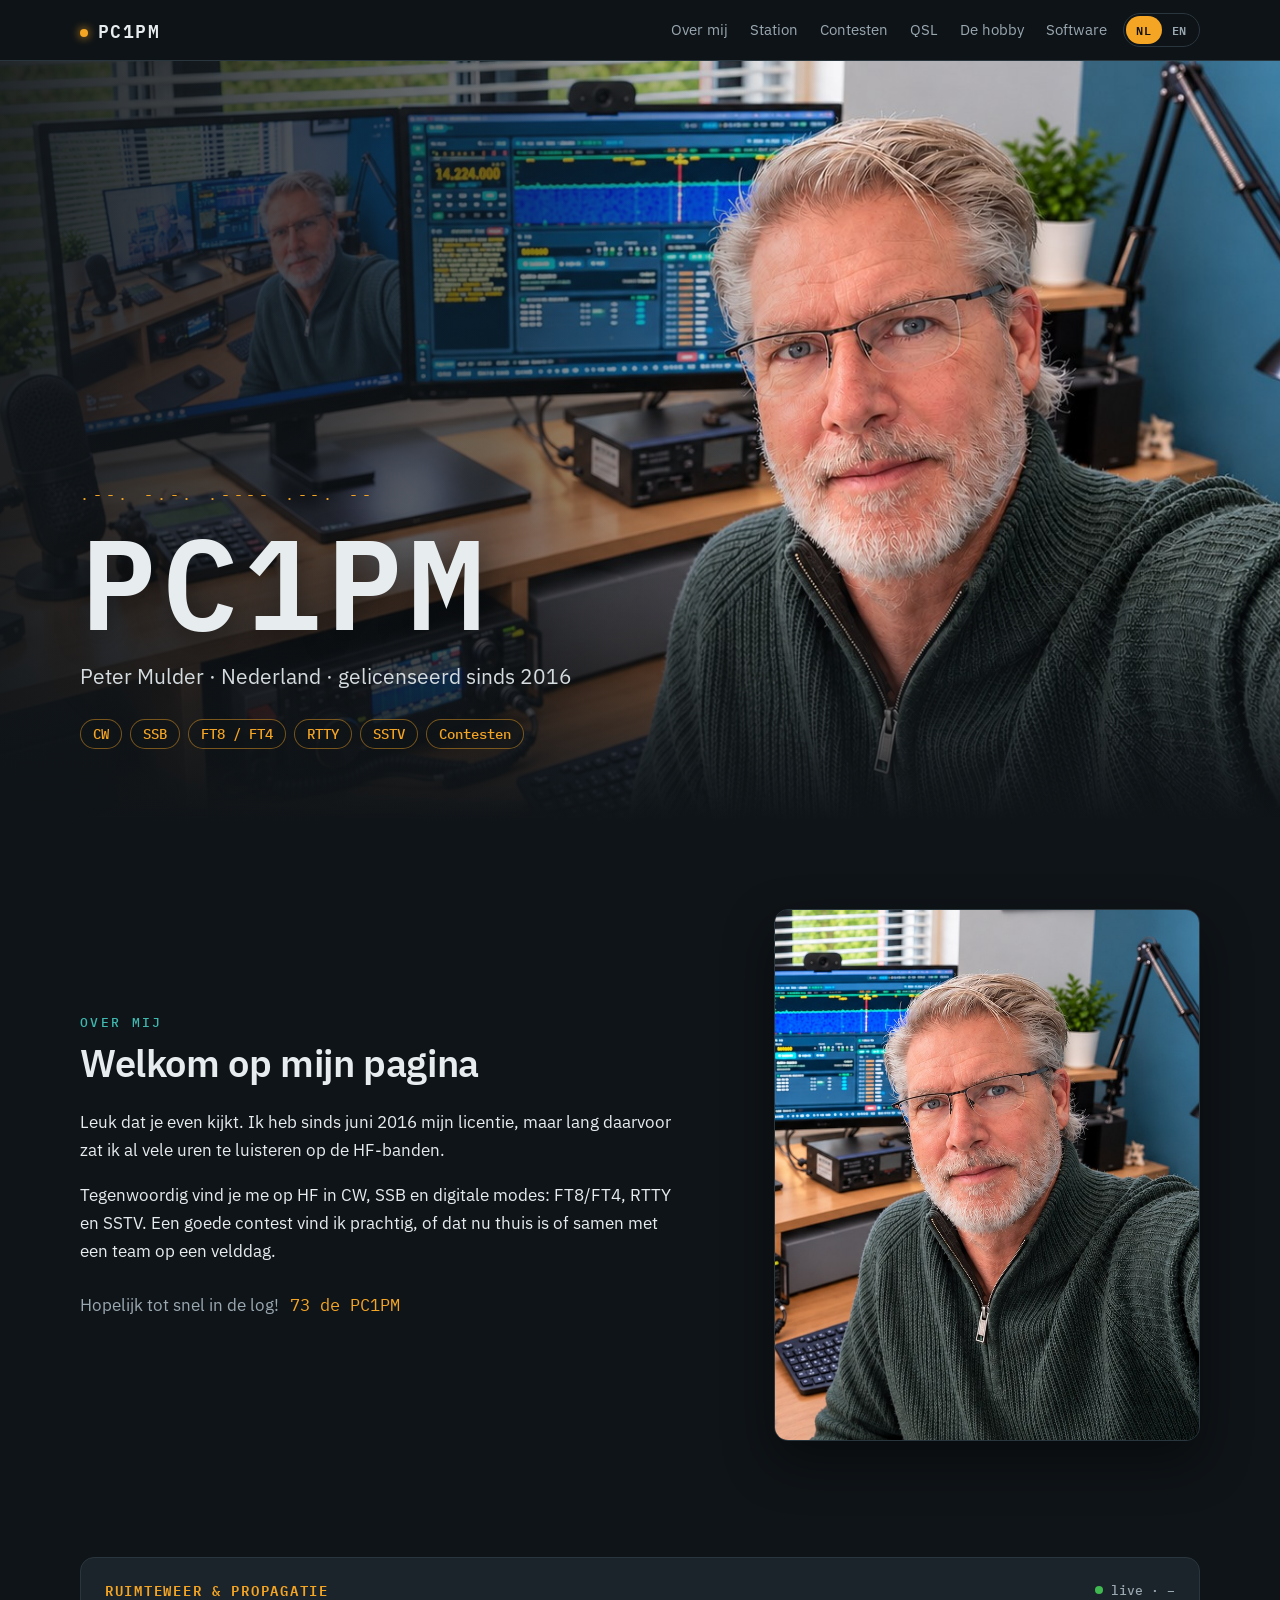
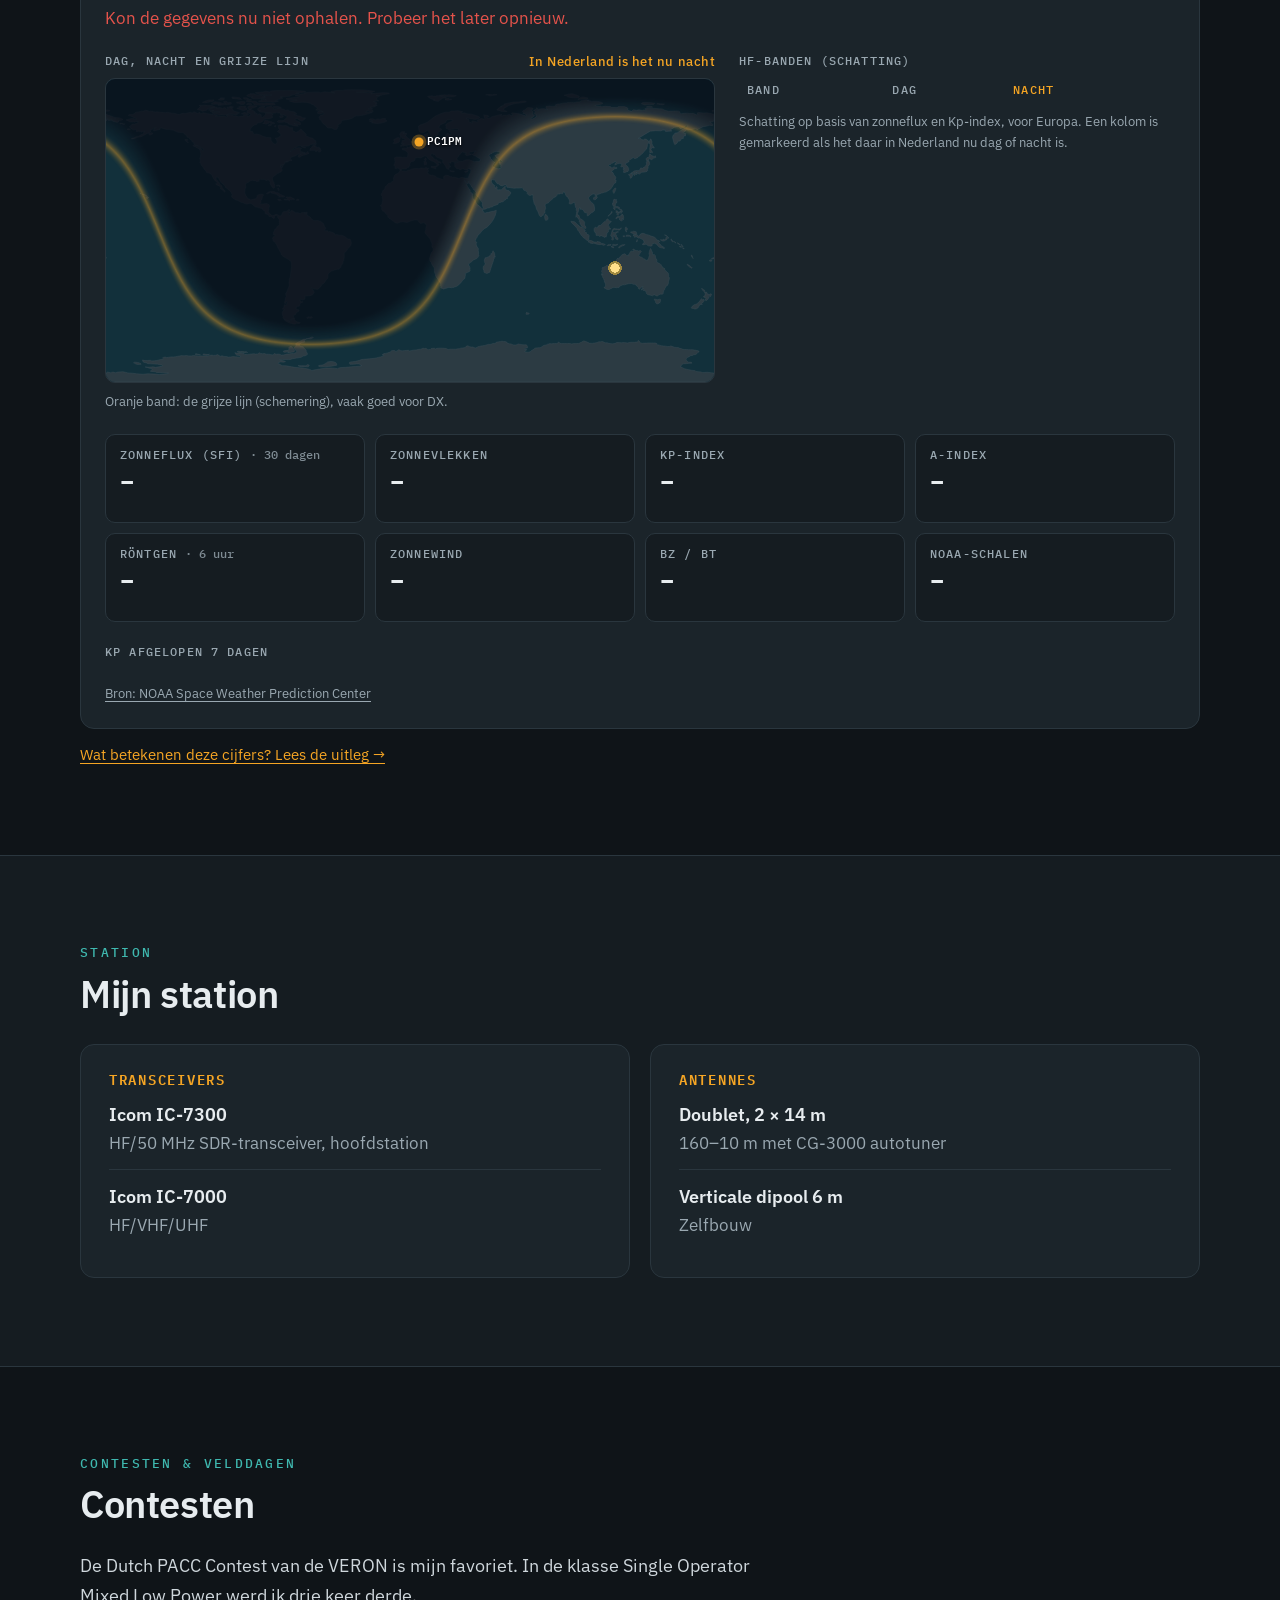
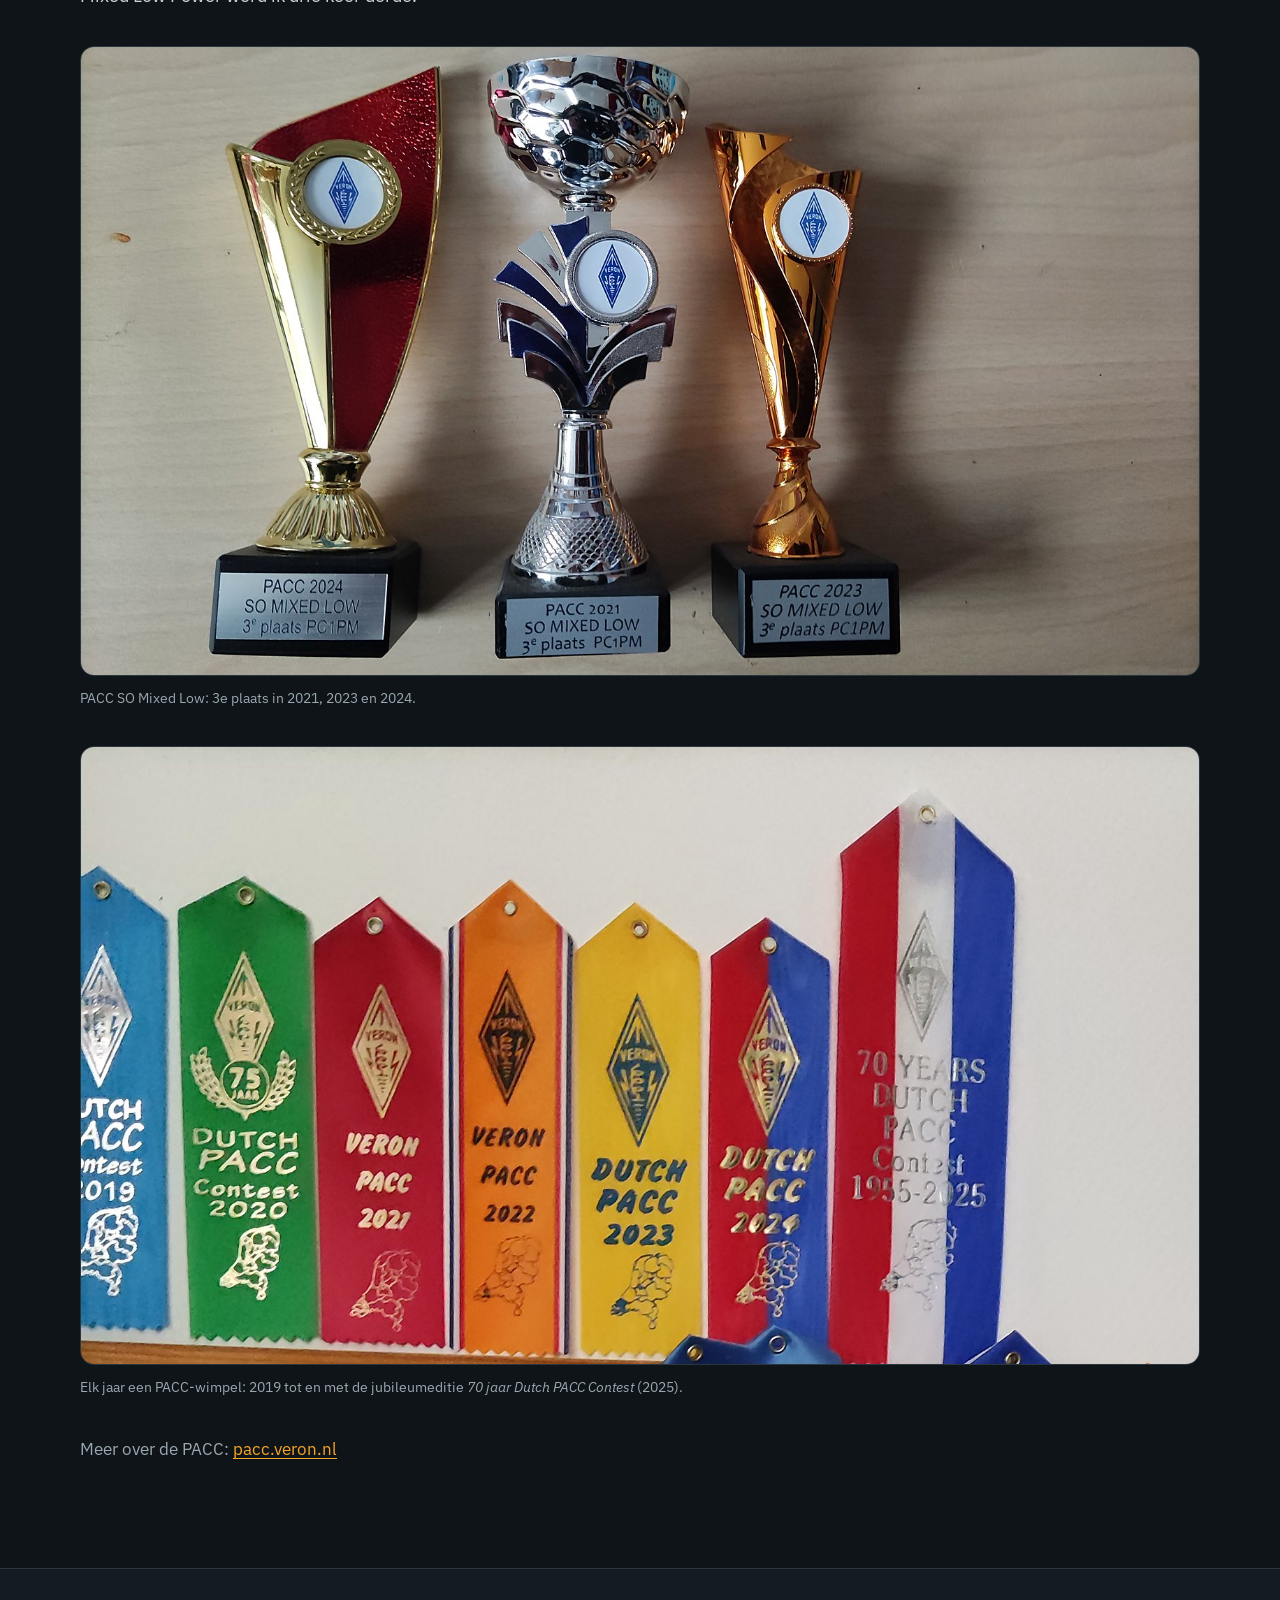
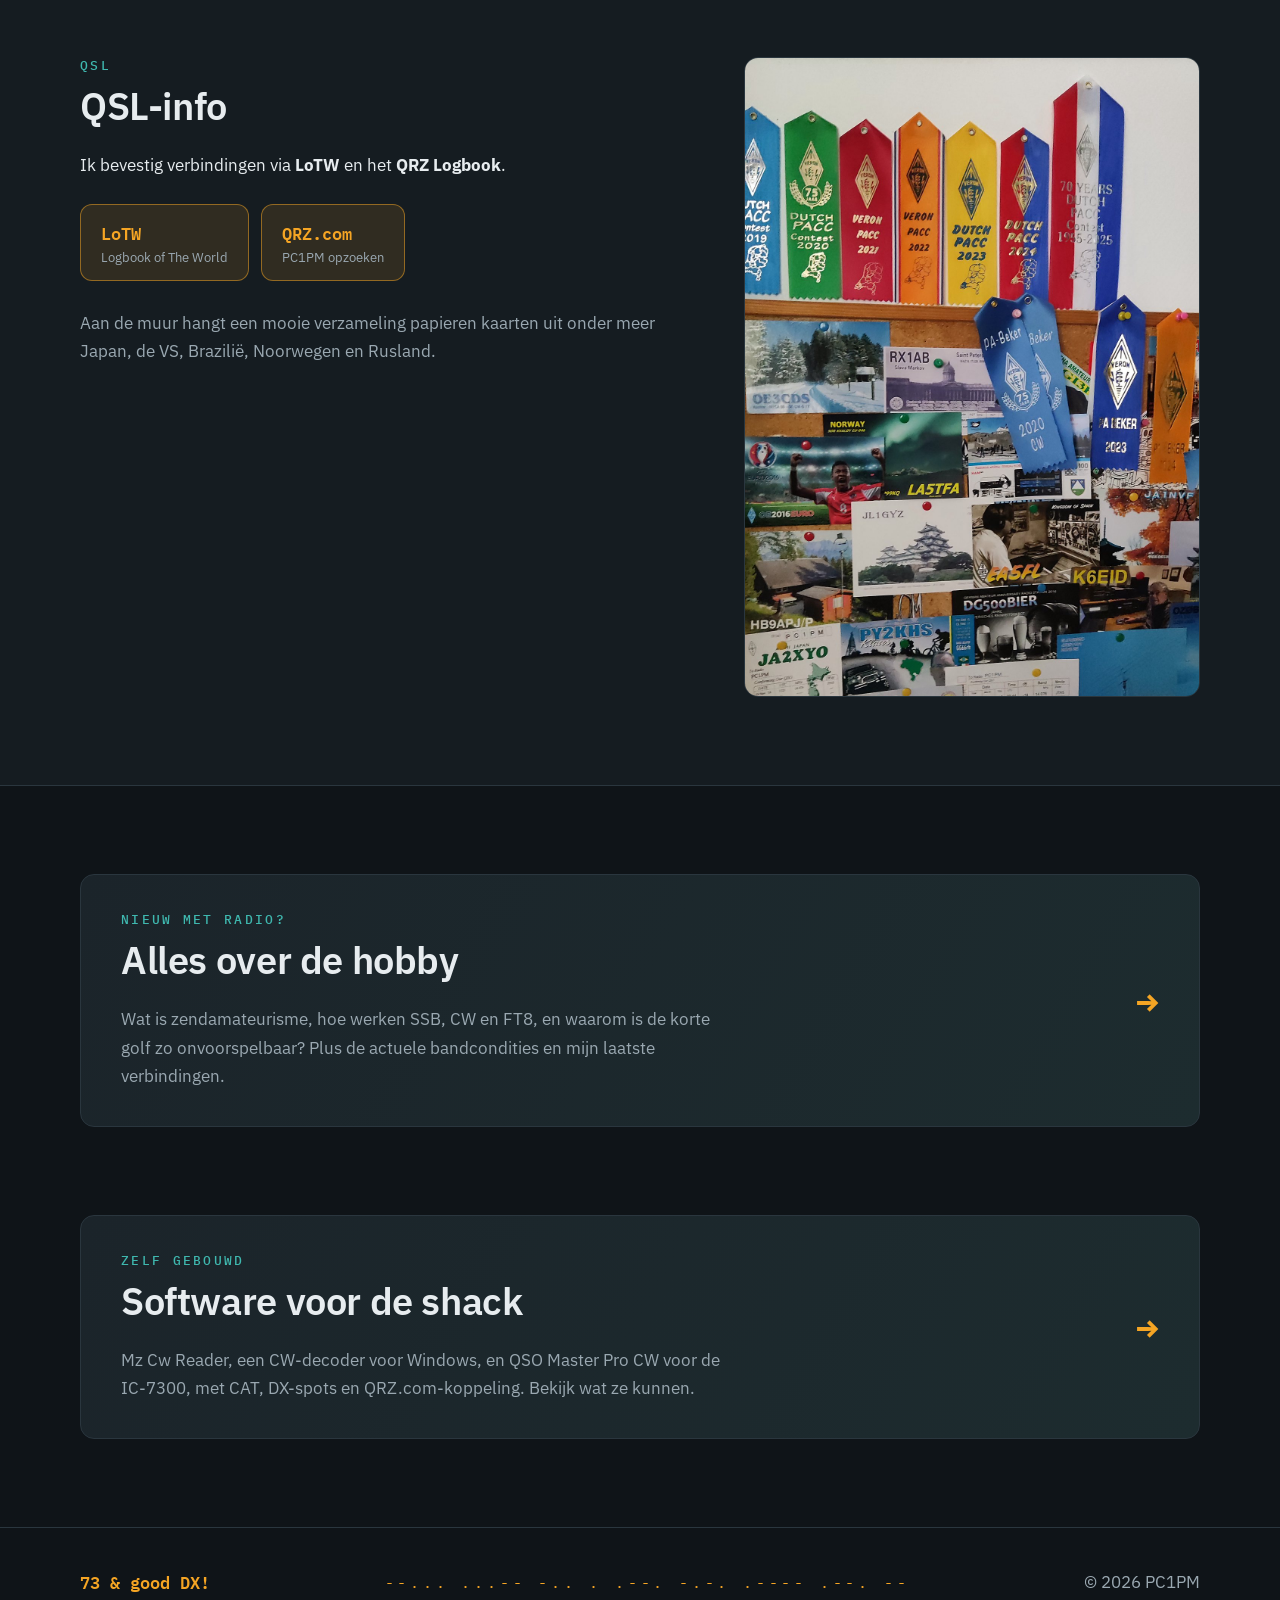
<file: index.html>
<!doctype html>
<html lang="nl">
<head>
  <meta charset="utf-8">
  <meta name="viewport" content="width=device-width, initial-scale=1">
  <title>PC1PM – Peter Mulder, zendamateur uit Nederland</title>
  <meta name="description" content="PC1PM – Peter, gelicenseerd zendamateur sinds 2016. Actief op HF in CW, SSB en digitale modes, met een voorliefde voor contesten.">
  <link rel="alternate" hreflang="nl" href="https://pc1pm.nl/">
  <link rel="alternate" hreflang="en" href="https://pc1pm.nl/en/">
  <link rel="alternate" hreflang="x-default" href="https://pc1pm.nl/">
  <meta property="og:title" content="PC1PM – zendamateur uit Nederland">
  <meta property="og:description" content="CW, SSB, FT8/FT4, RTTY, SSTV en contesten. QSL via LoTW en het QRZ Logbook.">
  <meta property="og:image" content="https://pc1pm.nl/img/web/og-pc1pm.jpg">
  <meta property="og:url" content="https://pc1pm.nl/">
  <meta property="og:type" content="website">
  <meta property="og:locale" content="nl_NL">
  <link rel="icon" href="favicon.svg" type="image/svg+xml">
  <link rel="preconnect" href="https://fonts.googleapis.com">
  <link rel="preconnect" href="https://fonts.gstatic.com" crossorigin>
  <link href="https://fonts.googleapis.com/css2?family=IBM+Plex+Mono:wght@500;600&family=IBM+Plex+Sans:wght@400;500;600&display=swap" rel="stylesheet">
  <link rel="stylesheet" href="css/style.css?v=20261119h">
</head>
<body>

<header class="topbar">
  <div class="wrap topbar__inner">
    <a class="brand" href="index.html">PC1PM</a>
    <nav class="nav" aria-label="Hoofdmenu">
      <a href="#over">Over mij</a>
      <a href="#station">Station</a>
      <a href="#contesten">Contesten</a>
      <a href="#qsl">QSL</a>
      <a href="hobby.html">De hobby</a>
      <a href="software.html">Software</a>
    </nav>
    <div class="lang-switch" aria-label="Taal">
      <a href="index.html" aria-current="true" lang="nl">NL</a>
      <a href="en/index.html" hreflang="en" lang="en">EN</a>
    </div>
  </div>
</header>

<main id="top">

  <!-- HERO -->
  <section class="hero">
    <img class="hero__img" src="img/web/peter-shack-hero.jpg" alt="Peter, PC1PM, achter zijn station met de Icom IC-7300 en twee schermen met SDR-software" width="1448" height="815">
    <div class="hero__shade"></div>
    <div class="wrap hero__content">
      <p class="morse" aria-hidden="true">.--. -.-. .---- .--. --</p>
      <h1 class="hero__call">PC1PM</h1>
      <p class="hero__sub">Peter Mulder · Nederland · gelicenseerd sinds 2016</p>
      <ul class="tags" aria-label="Modes">
        <li>CW</li><li>SSB</li><li>FT8 / FT4</li><li>RTTY</li><li>SSTV</li><li>Contesten</li>
      </ul>
    </div>
  </section>


  <!-- OVER MIJ -->
  <section id="over" class="section wrap split">
    <div>
      <p class="kicker">Over mij</p>
      <h2>Welkom op mijn pagina</h2>
      <p>Leuk dat je even kijkt. Ik heb sinds juni 2016 mijn licentie, maar lang daarvoor zat ik al vele uren te luisteren op de HF-banden.</p>
      <p>Tegenwoordig vind je me op HF in CW, SSB en digitale modes: FT8/FT4, RTTY en SSTV. Een goede contest vind ik prachtig, of dat nu thuis is of samen met een team op een velddag.</p>
      <p class="sign">Hopelijk tot snel in de log! <span class="mono">73 de PC1PM</span></p>
    </div>
    <figure class="portrait">
      <img src="img/web/peter-portret.jpg" alt="Portret van Peter, PC1PM, in zijn shack" width="808" height="1010" loading="lazy">
    </figure>
  </section>

  <!-- RUIMTEWEER -->
  <section id="ruimteweer" class="section section--flush-top wrap" aria-label="Ruimteweer en propagatie">
    <div class="sw" data-sw data-map="img/web/world-land.svg">
      <p class="muted">Live ruimteweer van NOAA wordt geladen… (JavaScript nodig)</p>
    </div>
    <p class="sw-more"><a href="hobby.html#cijfers">Wat betekenen deze cijfers? Lees de uitleg →</a></p>
  </section>

  <!-- STATION -->
  <section id="station" class="section section--alt">
    <div class="wrap">
      <p class="kicker">Station</p>
      <h2>Mijn station</h2>
      <div class="cards">
        <article class="card">
          <h3>Transceivers</h3>
          <ul class="list">
            <li><strong>Icom IC-7300</strong><span>HF/50 MHz SDR-transceiver, hoofdstation</span></li>
            <li><strong>Icom IC-7000</strong><span>HF/VHF/UHF</span></li>
          </ul>
        </article>
        <article class="card">
          <h3>Antennes</h3>
          <ul class="list">
            <li><strong>Doublet, 2 × 14 m</strong><span>160–10 m met CG-3000 autotuner</span></li>
            <li><strong>Verticale dipool 6 m</strong><span>Zelfbouw</span></li>
          </ul>
        </article>
      </div>
    </div>
  </section>

  <!-- CONTESTEN -->
  <section id="contesten" class="section wrap">
    <p class="kicker">Contesten &amp; velddagen</p>
    <h2>Contesten</h2>
    <p class="lead">De Dutch PACC Contest van de VERON is mijn favoriet. In de klasse Single Operator Mixed Low Power werd ik drie keer derde.</p>

    <figure class="wide">
      <img src="img/web/pacc-bekers.jpg" alt="Drie bekers: PACC 2024, 2021 en 2023, SO Mixed Low, 3e plaats PC1PM" width="1600" height="899" loading="lazy">
      <figcaption>PACC SO Mixed Low: 3e plaats in 2021, 2023 en 2024.</figcaption>
    </figure>

    <figure class="wide">
      <img src="img/web/pacc-wimpels.jpg" alt="Rij PACC-wimpels van 2019 tot en met 70 jaar Dutch PACC Contest 1955–2025" width="1600" height="883" loading="lazy">
      <figcaption>Elk jaar een PACC-wimpel: 2019 tot en met de jubileumeditie <em>70 jaar Dutch PACC Contest</em> (2025).</figcaption>
    </figure>
    <p class="more">Meer over de PACC: <a href="https://pacc.veron.nl" rel="noopener">pacc.veron.nl</a></p>
  </section>

  <!-- QSL -->
  <section id="qsl" class="section section--alt">
    <div class="wrap split split--qsl">
      <div>
        <p class="kicker">QSL</p>
        <h2>QSL-info</h2>
        <p>Ik bevestig verbindingen via <strong>LoTW</strong> en het <strong>QRZ Logbook</strong>.</p>
        <div class="qsl-buttons">
          <a class="btn" href="https://lotw.arrl.org" rel="noopener">LoTW <span>Logbook of The World</span></a>
          <a class="btn" href="https://www.qrz.com/db/PC1PM" rel="noopener">QRZ.com <span>PC1PM opzoeken</span></a>
        </div>
        <p class="muted">Aan de muur hangt een mooie verzameling papieren kaarten uit onder meer Japan, de VS, Brazilië, Noorwegen en Rusland.</p>
      </div>
      <figure class="qsl-wall">
        <img src="img/web/qsl-wand.jpg" alt="Prikbord met PACC-wimpels, PA-Beker-wimpels en QSL-kaarten uit de hele wereld" width="1200" height="2135" loading="lazy">
      </figure>
    </div>
  </section>

  <!-- TEASER HOBBY -->
  <section class="section wrap">
    <a class="teaser" href="hobby.html">
      <div>
        <p class="kicker">Nieuw met radio?</p>
        <h2>Alles over de hobby</h2>
        <p>Wat is zendamateurisme, hoe werken SSB, CW en FT8, en waarom is de korte golf zo onvoorspelbaar? Plus de actuele bandcondities en mijn laatste verbindingen.</p>
      </div>
      <span class="teaser__arrow" aria-hidden="true">→</span>
    </a>
  </section>

  <!-- TEASER SOFTWARE -->
  <section class="section section--flush-top wrap">
    <a class="teaser" href="software.html">
      <div>
        <p class="kicker">Zelf gebouwd</p>
        <h2>Software voor de shack</h2>
        <p>Mz Cw Reader, een CW-decoder voor Windows, en QSO Master Pro CW voor de IC-7300, met CAT, DX-spots en QRZ.com-koppeling. Bekijk wat ze kunnen.</p>
      </div>
      <span class="teaser__arrow" aria-hidden="true">→</span>
    </a>
  </section>

</main>

<footer class="footer">
  <div class="wrap footer__inner">
    <p class="mono">73 &amp; good DX!</p>
    <p class="morse" aria-hidden="true">--... ...-- -.. . .--. -.-. .---- .--. --</p>
    <p class="muted">© 2026 PC1PM</p>
  </div>
</footer>

<script src="js/spaceweather.js?v=20261119h" defer></script>
</body>
</html>
</file>
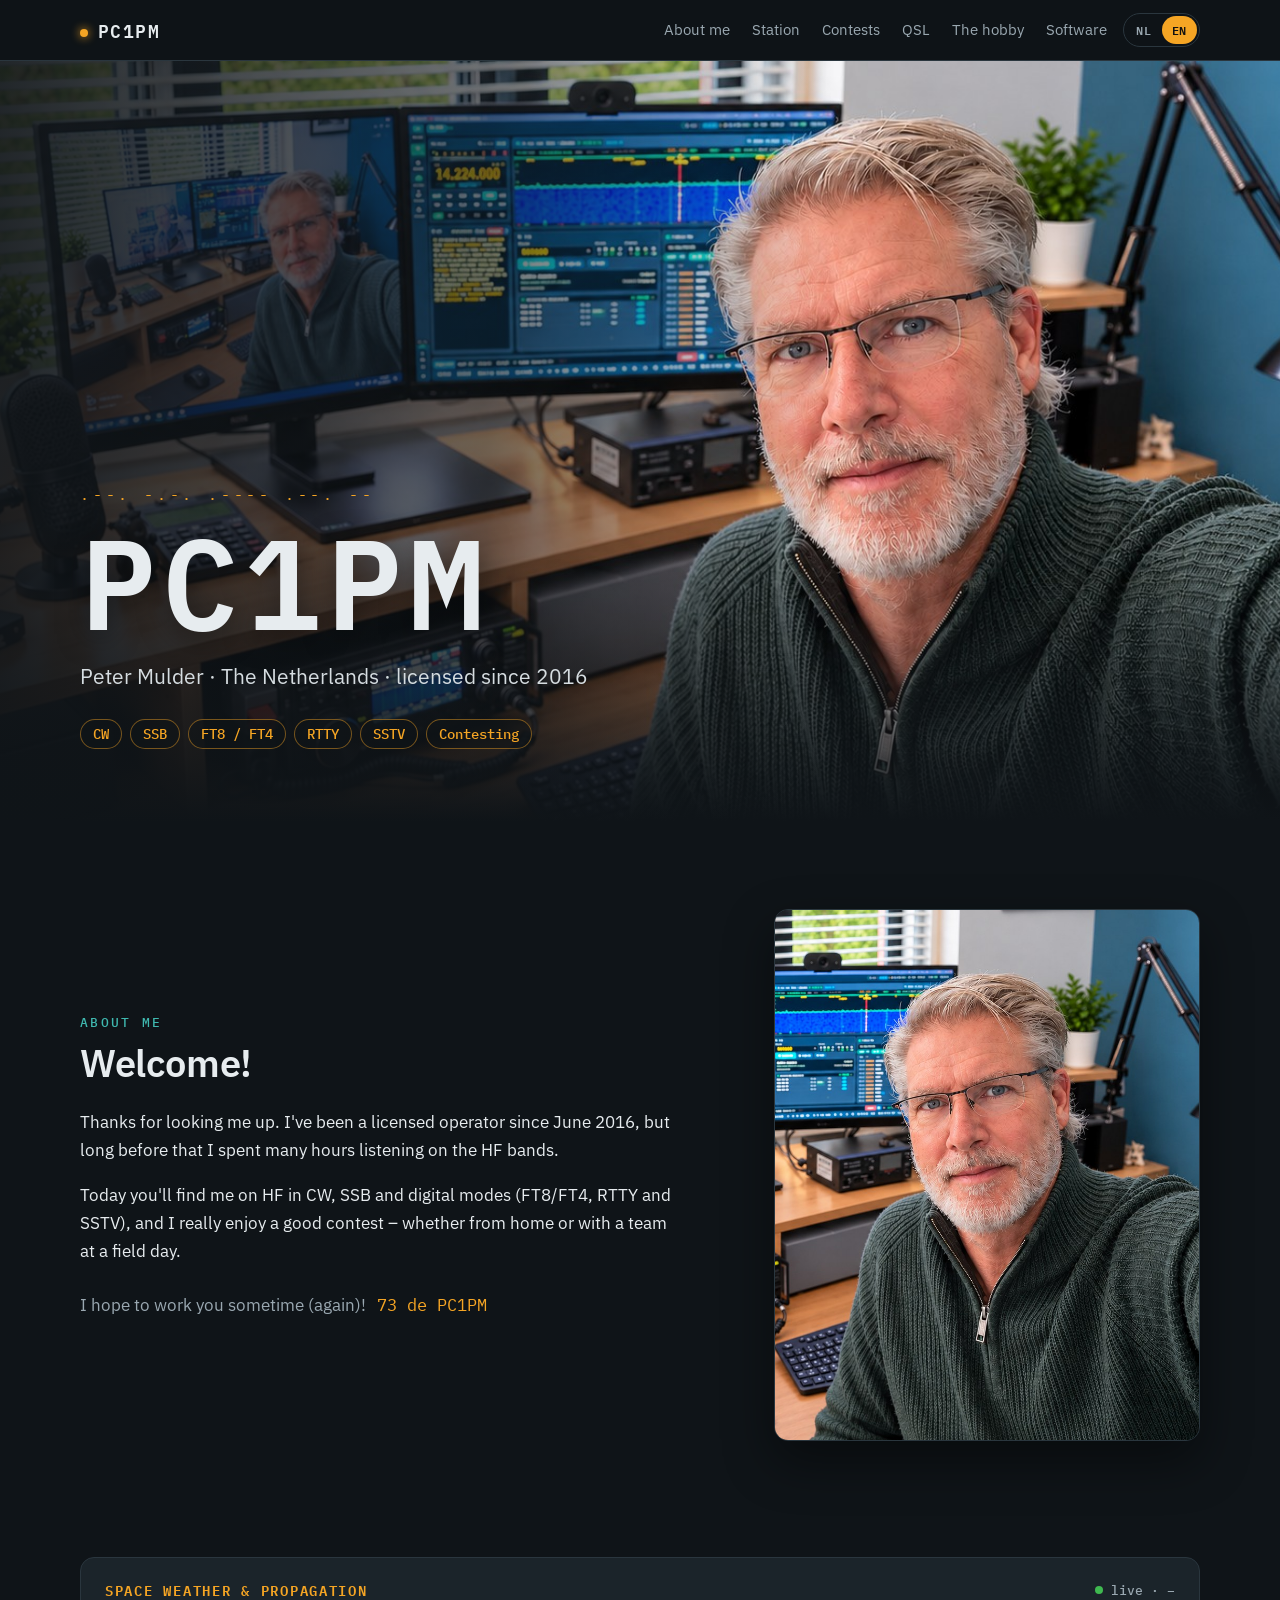
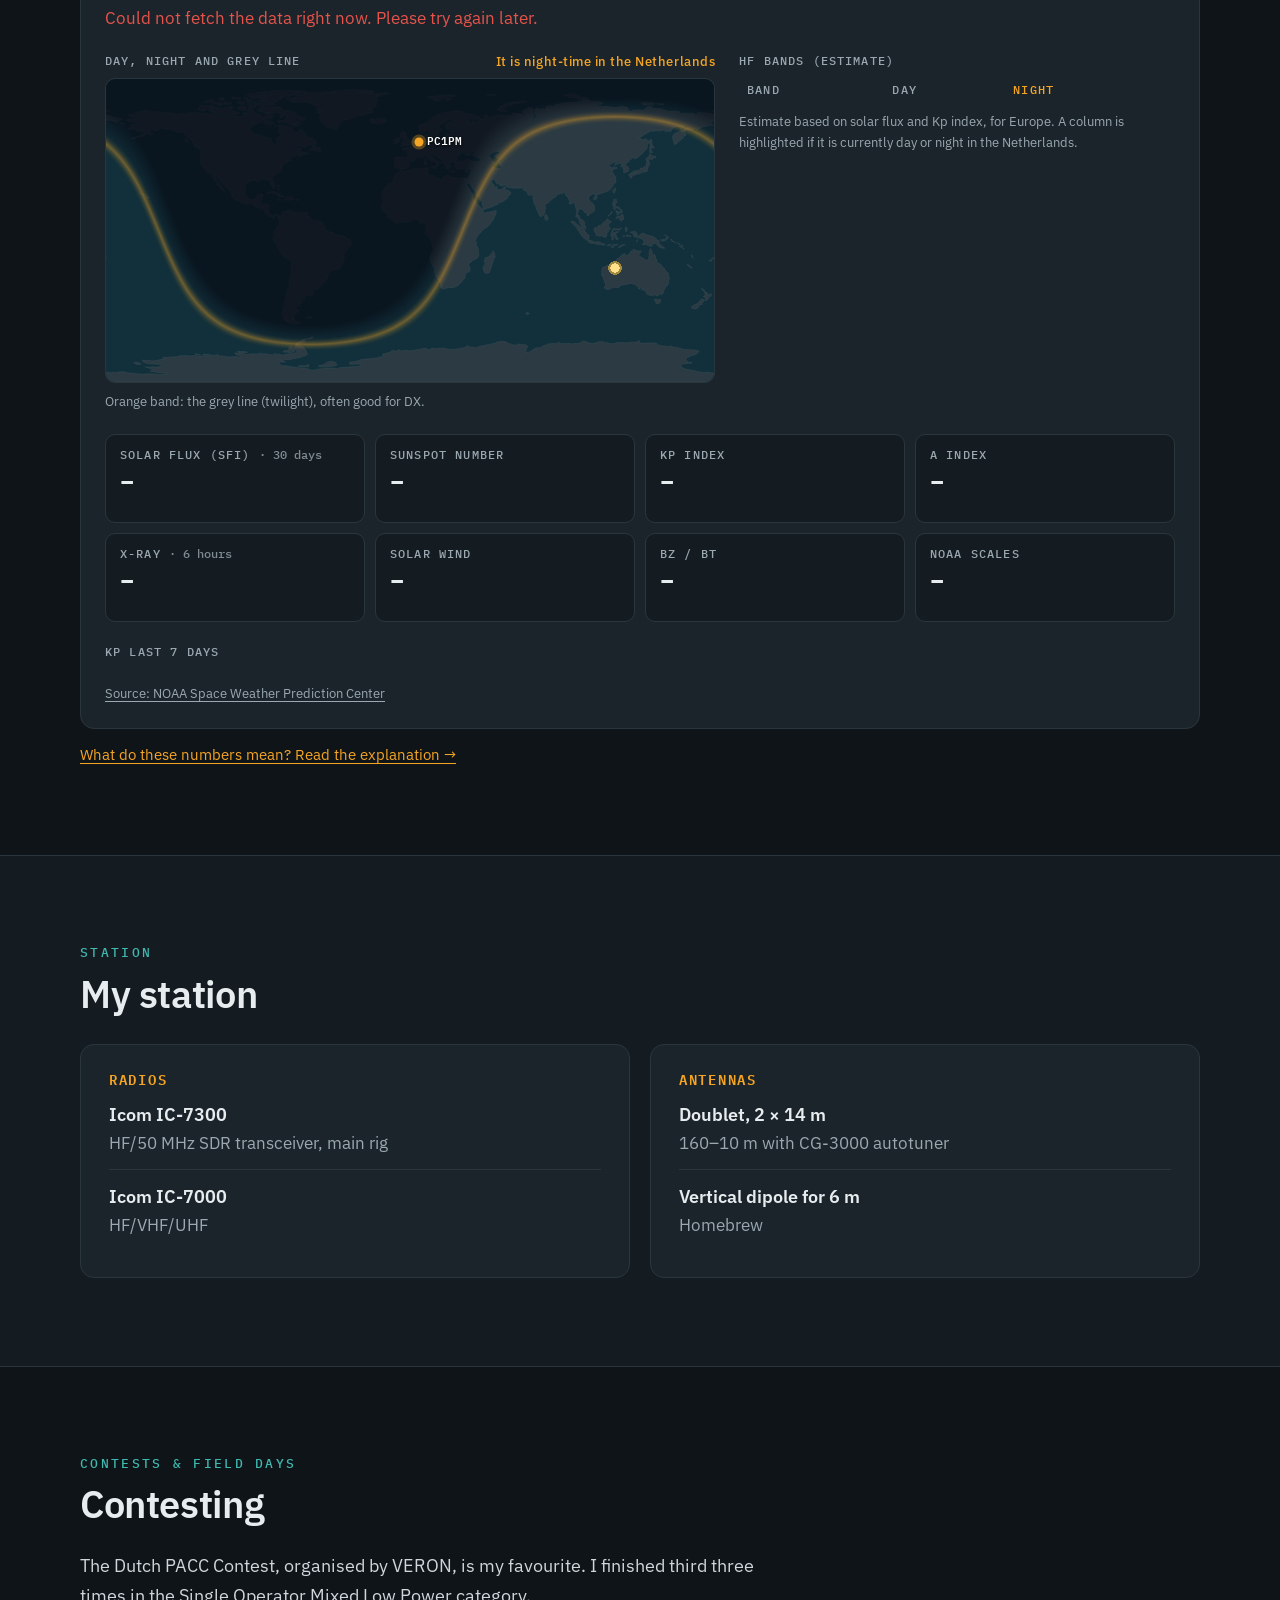
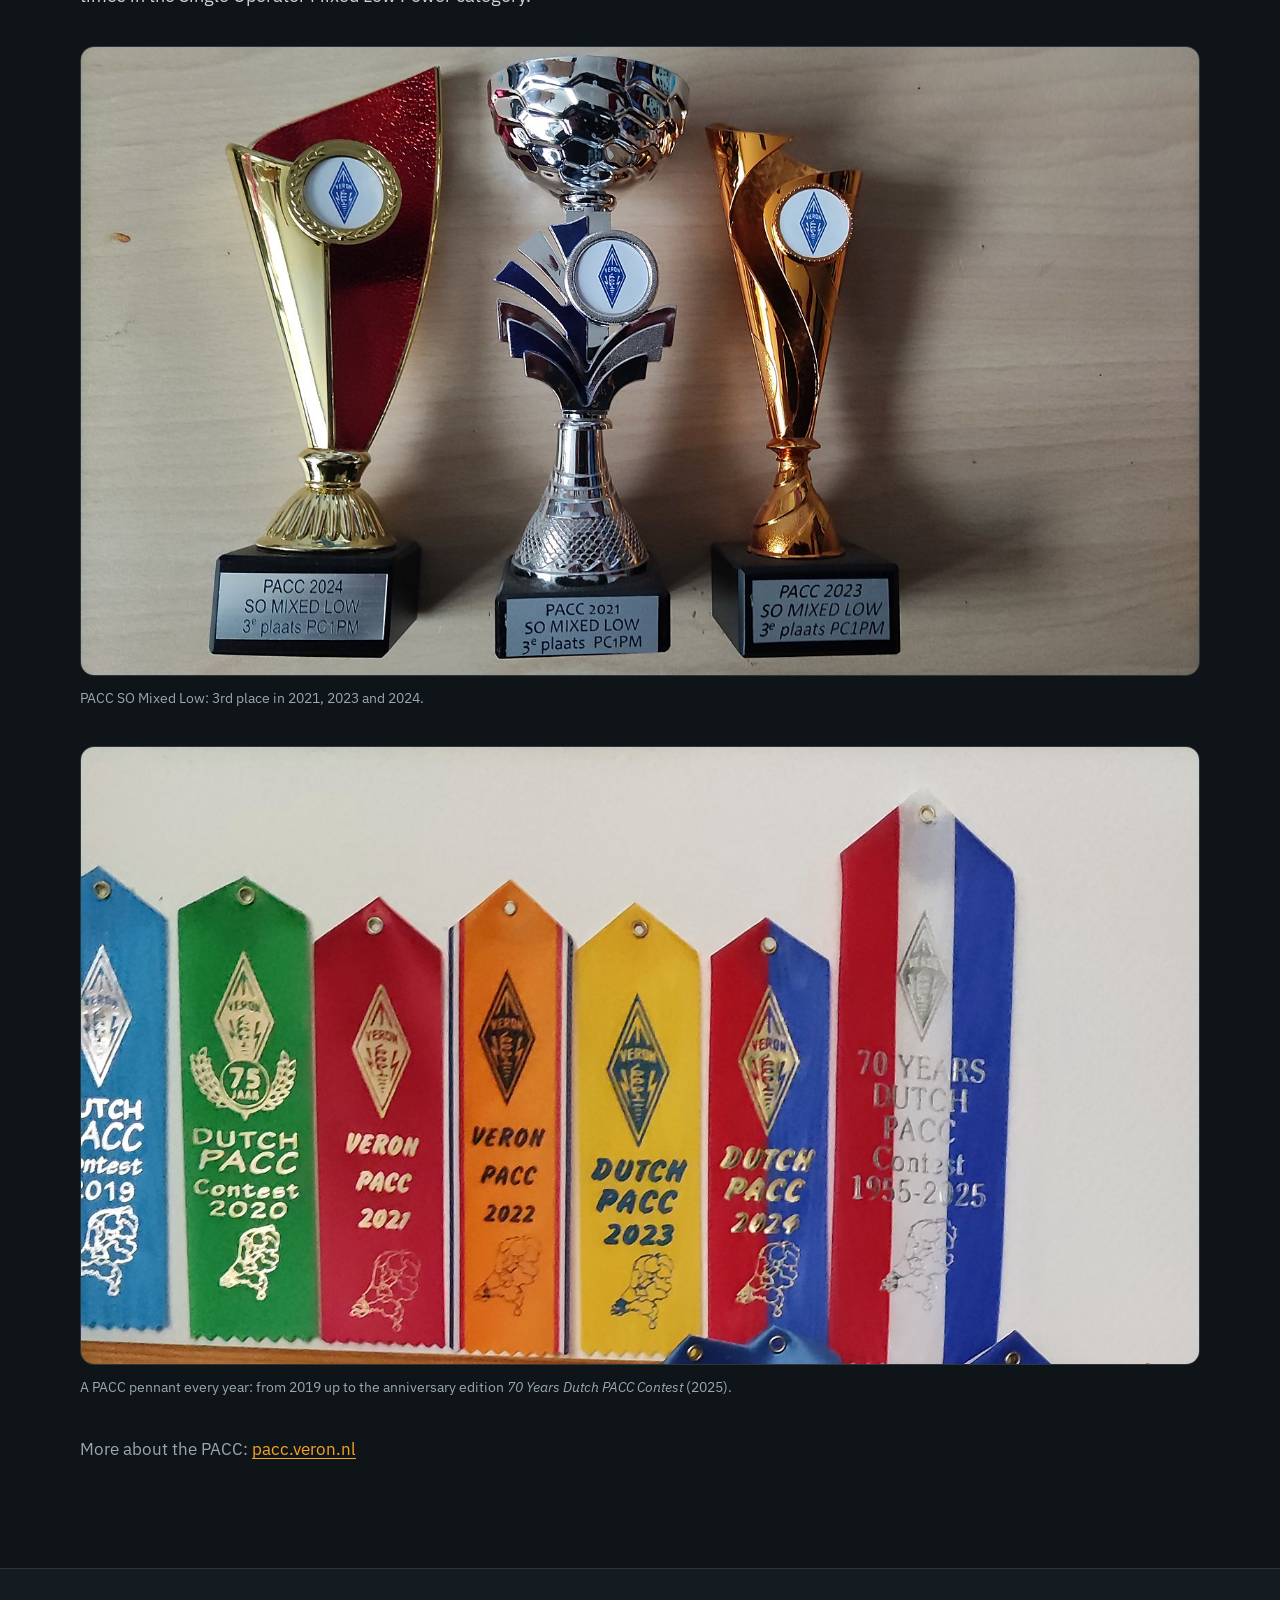
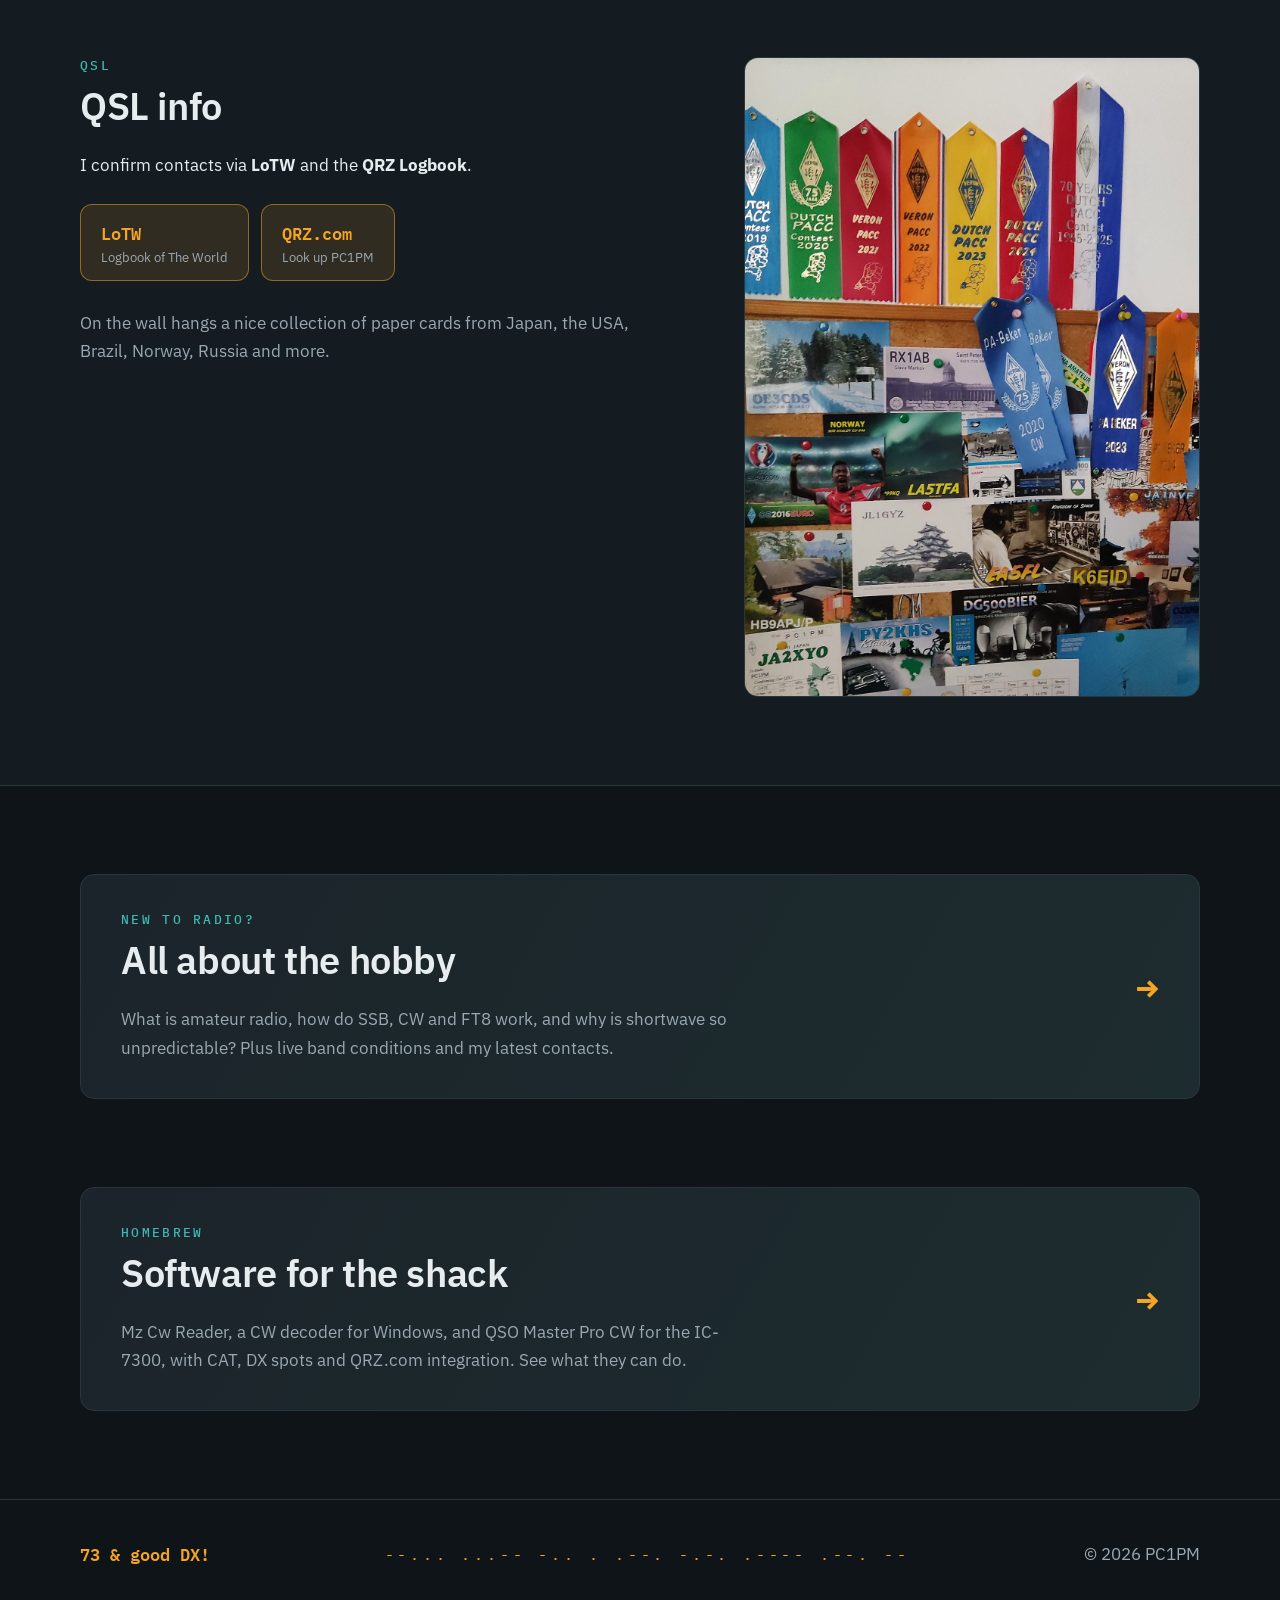
<file: en/index.html>
<!doctype html>
<html lang="en">
<head>
  <meta charset="utf-8">
  <meta name="viewport" content="width=device-width, initial-scale=1">
  <title>PC1PM – Peter Mulder, radio amateur from the Netherlands</title>
  <meta name="description" content="PC1PM – Peter, licensed radio amateur since 2016. Active on HF in CW, SSB and digital modes, with a passion for contesting.">
  <link rel="alternate" hreflang="nl" href="https://pc1pm.nl/">
  <link rel="alternate" hreflang="en" href="https://pc1pm.nl/en/">
  <link rel="alternate" hreflang="x-default" href="https://pc1pm.nl/">
  <meta property="og:title" content="PC1PM – radio amateur from the Netherlands">
  <meta property="og:description" content="CW, SSB, FT8/FT4, RTTY, SSTV and contesting. QSL via LoTW and the QRZ Logbook.">
  <meta property="og:image" content="https://pc1pm.nl/img/web/og-pc1pm.jpg">
  <meta property="og:url" content="https://pc1pm.nl/en/">
  <meta property="og:type" content="website">
  <meta property="og:locale" content="en_GB">
  <link rel="icon" href="../favicon.svg" type="image/svg+xml">
  <link rel="preconnect" href="https://fonts.googleapis.com">
  <link rel="preconnect" href="https://fonts.gstatic.com" crossorigin>
  <link href="https://fonts.googleapis.com/css2?family=IBM+Plex+Mono:wght@500;600&family=IBM+Plex+Sans:wght@400;500;600&display=swap" rel="stylesheet">
  <link rel="stylesheet" href="../css/style.css?v=20261119h">
</head>
<body>

<header class="topbar">
  <div class="wrap topbar__inner">
    <a class="brand" href="index.html">PC1PM</a>
    <nav class="nav" aria-label="Main menu">
      <a href="#about">About me</a>
      <a href="#station">Station</a>
      <a href="#contests">Contests</a>
      <a href="#qsl">QSL</a>
      <a href="hobby.html">The hobby</a>
      <a href="software.html">Software</a>
    </nav>
    <div class="lang-switch" aria-label="Language">
      <a href="../index.html" hreflang="nl" lang="nl">NL</a>
      <a href="index.html" aria-current="true" lang="en">EN</a>
    </div>
  </div>
</header>

<main id="top">

  <!-- HERO -->
  <section class="hero">
    <img class="hero__img" src="../img/web/peter-shack-hero.jpg" alt="Peter, PC1PM, at his station with the Icom IC-7300 and two screens running SDR software" width="1448" height="815">
    <div class="hero__shade"></div>
    <div class="wrap hero__content">
      <p class="morse" aria-hidden="true">.--. -.-. .---- .--. --</p>
      <h1 class="hero__call">PC1PM</h1>
      <p class="hero__sub">Peter Mulder · The Netherlands · licensed since 2016</p>
      <ul class="tags" aria-label="Modes">
        <li>CW</li><li>SSB</li><li>FT8 / FT4</li><li>RTTY</li><li>SSTV</li><li>Contesting</li>
      </ul>
    </div>
  </section>


  <!-- ABOUT -->
  <section id="about" class="section wrap split">
    <div>
      <p class="kicker">About me</p>
      <h2>Welcome!</h2>
      <p>Thanks for looking me up. I've been a licensed operator since June 2016, but long before that I spent many hours listening on the HF bands.</p>
      <p>Today you'll find me on HF in CW, SSB and digital modes (FT8/FT4, RTTY and SSTV), and I really enjoy a good contest – whether from home or with a team at a field day.</p>
      <p class="sign">I hope to work you sometime (again)! <span class="mono">73 de PC1PM</span></p>
    </div>
    <figure class="portrait">
      <img src="../img/web/peter-portret.jpg" alt="Portrait of Peter, PC1PM, in his shack" width="808" height="1010" loading="lazy">
    </figure>
  </section>

  <!-- SPACE WEATHER -->
  <section id="spaceweather" class="section section--flush-top wrap" aria-label="Space weather and propagation">
    <div class="sw" data-sw data-map="../img/web/world-land.svg">
      <p class="muted">Loading live space weather from NOAA… (JavaScript required)</p>
    </div>
    <p class="sw-more"><a href="hobby.html#numbers">What do these numbers mean? Read the explanation →</a></p>
  </section>

  <!-- STATION -->
  <section id="station" class="section section--alt">
    <div class="wrap">
      <p class="kicker">Station</p>
      <h2>My station</h2>
      <div class="cards">
        <article class="card">
          <h3>Radios</h3>
          <ul class="list">
            <li><strong>Icom IC-7300</strong><span>HF/50 MHz SDR transceiver, main rig</span></li>
            <li><strong>Icom IC-7000</strong><span>HF/VHF/UHF</span></li>
          </ul>
        </article>
        <article class="card">
          <h3>Antennas</h3>
          <ul class="list">
            <li><strong>Doublet, 2 × 14 m</strong><span>160–10 m with CG-3000 autotuner</span></li>
            <li><strong>Vertical dipole for 6 m</strong><span>Homebrew</span></li>
          </ul>
        </article>
      </div>
    </div>
  </section>

  <!-- CONTESTS -->
  <section id="contests" class="section wrap">
    <p class="kicker">Contests &amp; field days</p>
    <h2>Contesting</h2>
    <p class="lead">The Dutch PACC Contest, organised by VERON, is my favourite. I finished third three times in the Single Operator Mixed Low Power category.</p>

    <figure class="wide">
      <img src="../img/web/pacc-bekers.jpg" alt="Three trophies: PACC 2024, 2021 and 2023, SO Mixed Low, 3rd place PC1PM" width="1600" height="899" loading="lazy">
      <figcaption>PACC SO Mixed Low: 3rd place in 2021, 2023 and 2024.</figcaption>
    </figure>

    <figure class="wide">
      <img src="../img/web/pacc-wimpels.jpg" alt="A row of PACC pennants from 2019 up to 70 Years Dutch PACC Contest 1955–2025" width="1600" height="883" loading="lazy">
      <figcaption>A PACC pennant every year: from 2019 up to the anniversary edition <em>70 Years Dutch PACC Contest</em> (2025).</figcaption>
    </figure>
    <p class="more">More about the PACC: <a href="https://pacc.veron.nl" rel="noopener">pacc.veron.nl</a></p>
  </section>

  <!-- QSL -->
  <section id="qsl" class="section section--alt">
    <div class="wrap split split--qsl">
      <div>
        <p class="kicker">QSL</p>
        <h2>QSL info</h2>
        <p>I confirm contacts via <strong>LoTW</strong> and the <strong>QRZ Logbook</strong>.</p>
        <div class="qsl-buttons">
          <a class="btn" href="https://lotw.arrl.org" rel="noopener">LoTW <span>Logbook of The World</span></a>
          <a class="btn" href="https://www.qrz.com/db/PC1PM" rel="noopener">QRZ.com <span>Look up PC1PM</span></a>
        </div>
        <p class="muted">On the wall hangs a nice collection of paper cards from Japan, the USA, Brazil, Norway, Russia and more.</p>
      </div>
      <figure class="qsl-wall">
        <img src="../img/web/qsl-wand.jpg" alt="Pin board with PACC pennants, PA Cup pennants and QSL cards from all over the world" width="1200" height="2135" loading="lazy">
      </figure>
    </div>
  </section>

  <!-- TEASER HOBBY -->
  <section class="section wrap">
    <a class="teaser" href="hobby.html">
      <div>
        <p class="kicker">New to radio?</p>
        <h2>All about the hobby</h2>
        <p>What is amateur radio, how do SSB, CW and FT8 work, and why is shortwave so unpredictable? Plus live band conditions and my latest contacts.</p>
      </div>
      <span class="teaser__arrow" aria-hidden="true">→</span>
    </a>
  </section>

  <!-- TEASER SOFTWARE -->
  <section class="section section--flush-top wrap">
    <a class="teaser" href="software.html">
      <div>
        <p class="kicker">Homebrew</p>
        <h2>Software for the shack</h2>
        <p>Mz Cw Reader, a CW decoder for Windows, and QSO Master Pro CW for the IC-7300, with CAT, DX spots and QRZ.com integration. See what they can do.</p>
      </div>
      <span class="teaser__arrow" aria-hidden="true">→</span>
    </a>
  </section>

</main>

<footer class="footer">
  <div class="wrap footer__inner">
    <p class="mono">73 &amp; good DX!</p>
    <p class="morse" aria-hidden="true">--... ...-- -.. . .--. -.-. .---- .--. --</p>
    <p class="muted">© 2026 PC1PM</p>
  </div>
</footer>

<script src="../js/spaceweather.js?v=20261119h" defer></script>
</body>
</html>
</file>
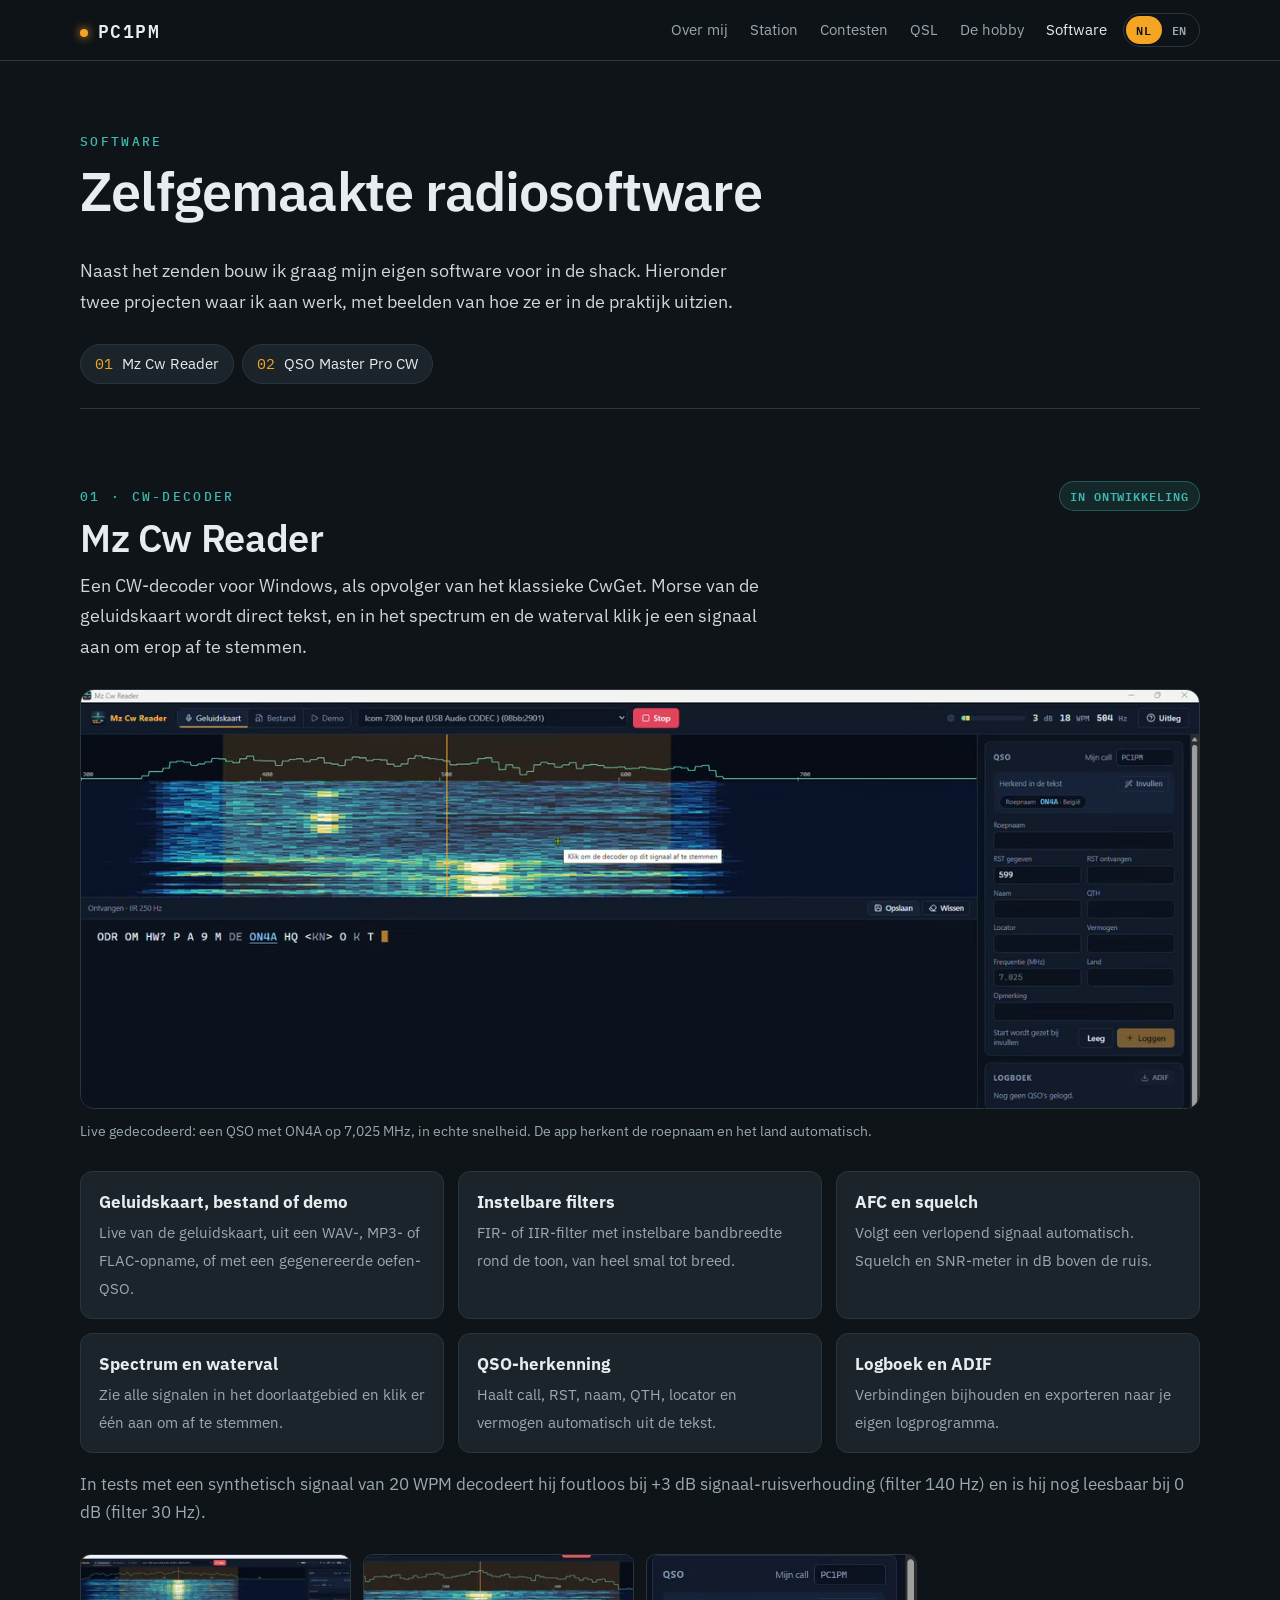
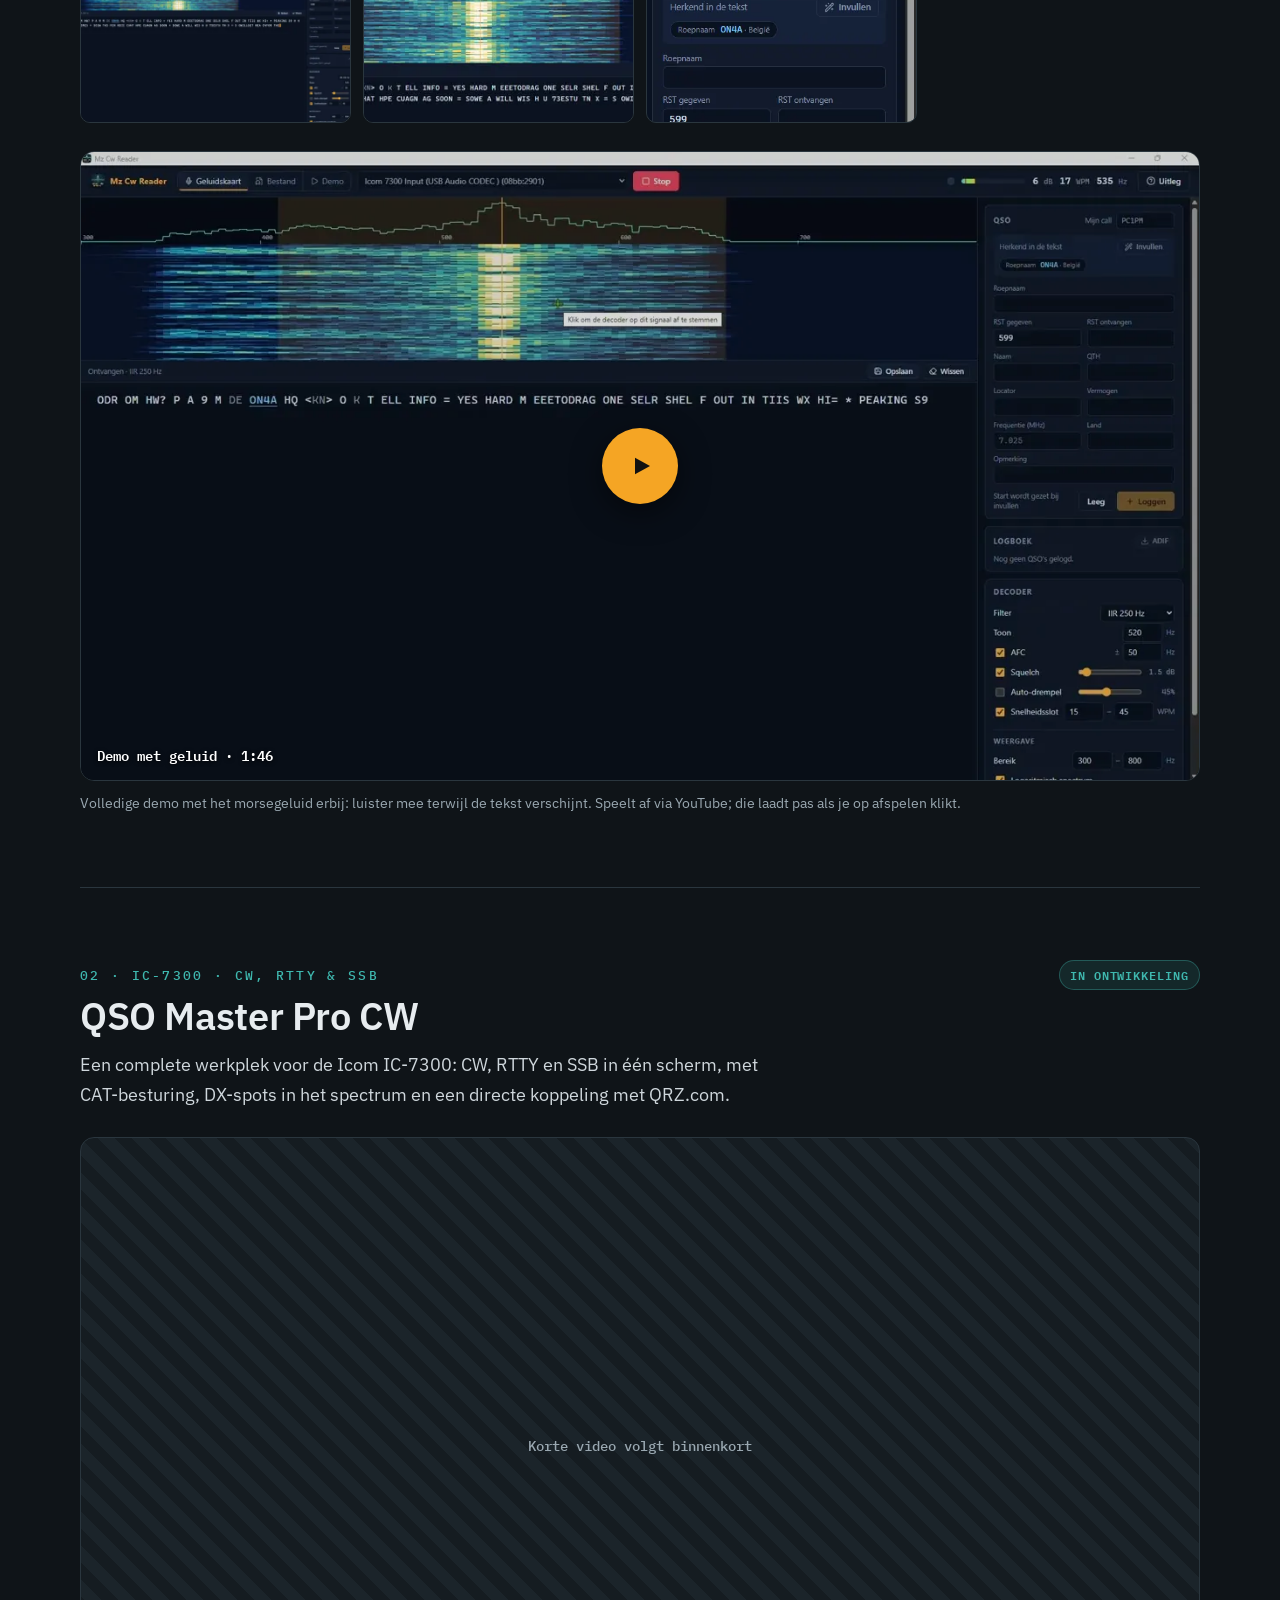
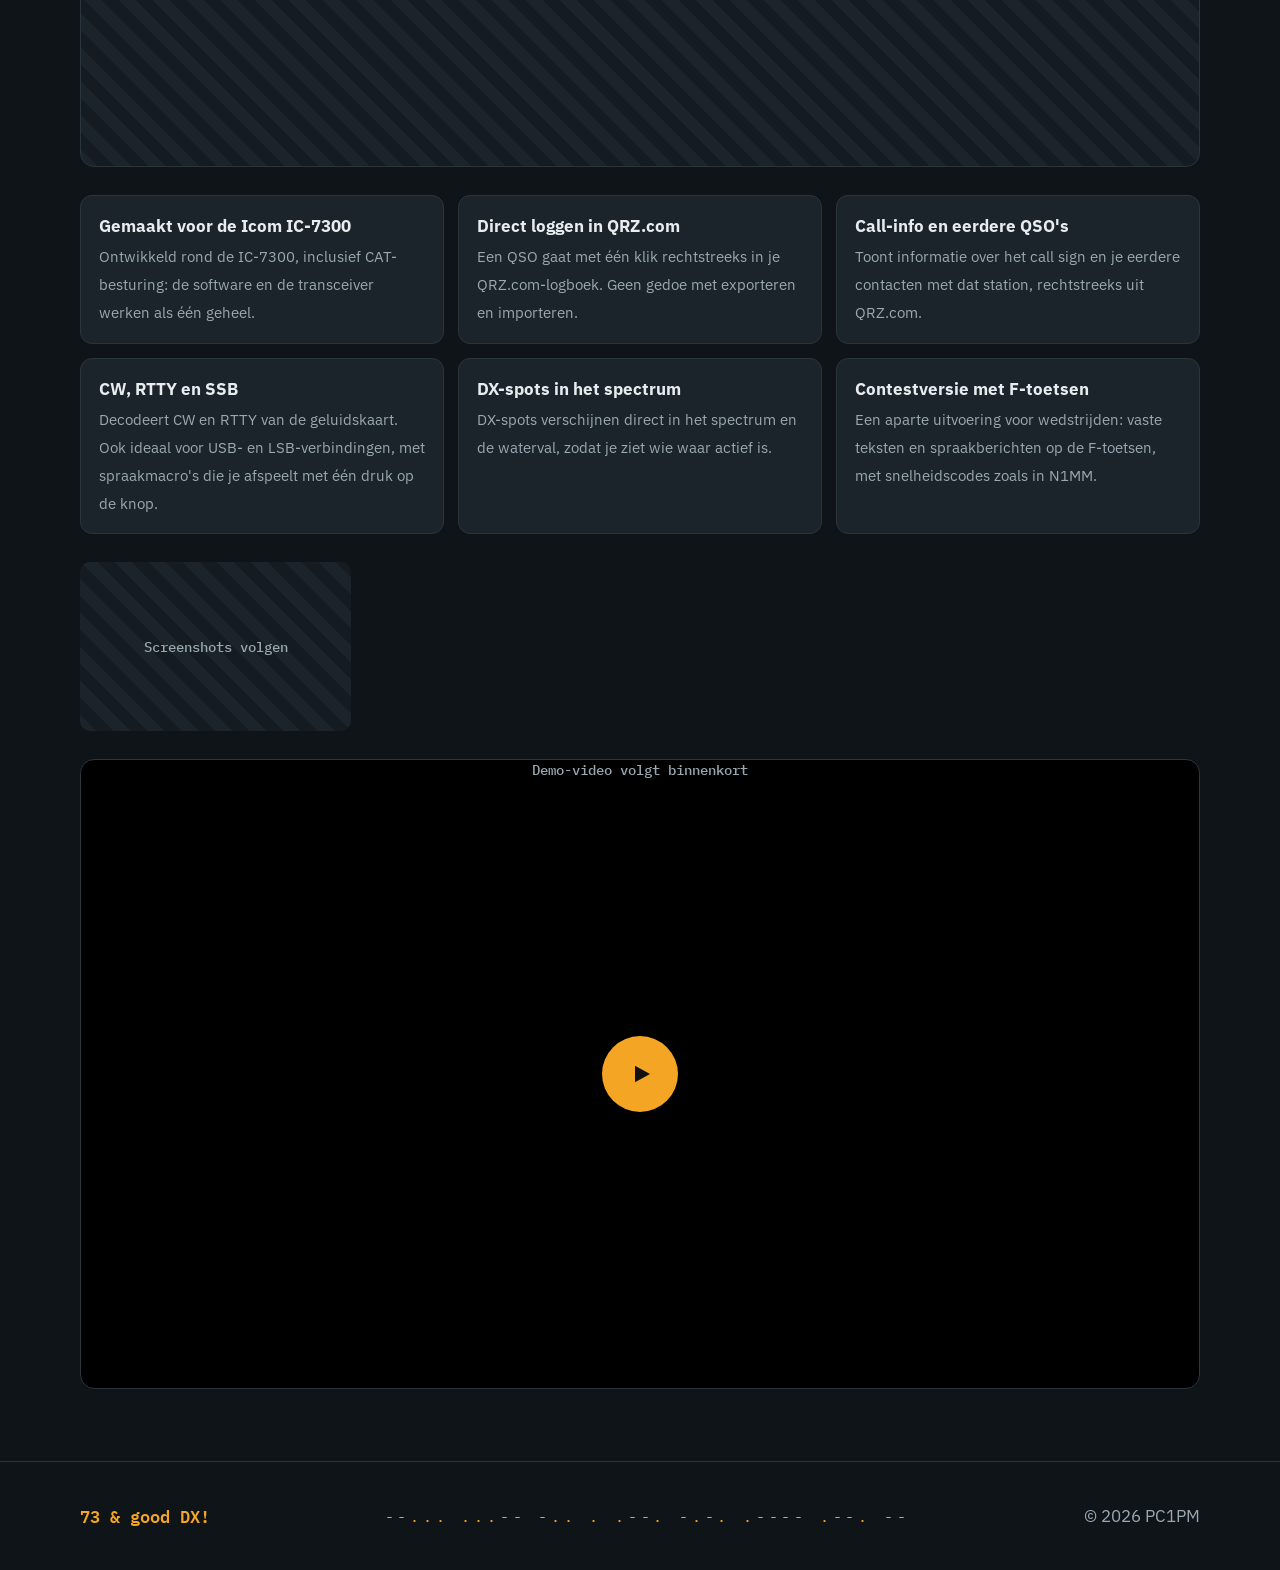
<file: software.html>
<!doctype html>
<html lang="nl">
<head>
  <meta charset="utf-8">
  <meta name="viewport" content="width=device-width, initial-scale=1">
  <title>Software – PC1PM</title>
  <meta name="description" content="Zelfgemaakte radiosoftware van PC1PM: Mz Cw Reader, een CW-decoder voor Windows, en QSO Master Pro CW voor de Icom IC-7300 met CAT, QRZ.com-koppeling en DX-spots.">
  <link rel="alternate" hreflang="nl" href="https://pc1pm.nl/software.html">
  <link rel="alternate" hreflang="en" href="https://pc1pm.nl/en/software.html">
  <link rel="alternate" hreflang="x-default" href="https://pc1pm.nl/software.html">
  <meta property="og:title" content="Software – PC1PM">
  <meta property="og:description" content="Mz Cw Reader en QSO Master Pro CW: zelfgemaakte software voor in de shack.">
  <meta property="og:image" content="https://pc1pm.nl/img/web/og-pc1pm.jpg">
  <meta property="og:url" content="https://pc1pm.nl/software.html">
  <meta property="og:type" content="website">
  <meta property="og:locale" content="nl_NL">
  <link rel="icon" href="favicon.svg" type="image/svg+xml">
  <link rel="preconnect" href="https://fonts.googleapis.com">
  <link rel="preconnect" href="https://fonts.gstatic.com" crossorigin>
  <link href="https://fonts.googleapis.com/css2?family=IBM+Plex+Mono:wght@500;600&family=IBM+Plex+Sans:wght@400;500;600&display=swap" rel="stylesheet">
  <link rel="stylesheet" href="css/style.css?v=20261119h">
</head>
<body>

<header class="topbar">
  <div class="wrap topbar__inner">
    <a class="brand" href="index.html">PC1PM</a>
    <nav class="nav" aria-label="Hoofdmenu">
      <a href="index.html#over">Over mij</a>
      <a href="index.html#station">Station</a>
      <a href="index.html#contesten">Contesten</a>
      <a href="index.html#qsl">QSL</a>
      <a href="hobby.html">De hobby</a>
      <a href="software.html" aria-current="page">Software</a>
    </nav>
    <div class="lang-switch" aria-label="Taal">
      <a href="software.html" aria-current="true" lang="nl">NL</a>
      <a href="en/software.html" hreflang="en" lang="en">EN</a>
    </div>
  </div>
</header>

<main>

  <section class="page-head wrap">
    <p class="kicker">Software</p>
    <h1>Zelfgemaakte radiosoftware</h1>
    <p class="lead">Naast het zenden bouw ik graag mijn eigen software voor in de shack. Hieronder twee projecten waar ik aan werk, met beelden van hoe ze er in de praktijk uitzien.</p>
    <ul class="toc" aria-label="Inhoud">
      <li><a href="#cwreader">Mz Cw Reader</a></li>
      <li><a href="#qsomaster">QSO Master Pro CW</a></li>
    </ul>
  </section>

  <!-- ===== MZ CW READER ===== -->
  <section id="cwreader" class="app wrap">
    <div class="app__head">
      <div>
        <p class="kicker">01 · CW-decoder</p>
        <h2>Mz Cw Reader</h2>
      </div>
      <span class="status">In ontwikkeling</span>
    </div>
    <p class="app__tagline">Een CW-decoder voor Windows, als opvolger van het klassieke CwGet. Morse van de geluidskaart wordt direct tekst, en in het spectrum en de waterval klik je een signaal aan om erop af te stemmen.</p>

    <!-- MEDIA:cwreader:clip -->
    <figure class="clip-fig">
      <div class="clip" style="aspect-ratio:8/3"><video data-clip muted loop playsinline preload="none" poster="video/cwreader/01-live-decoderen-poster.jpg" width="1280" height="480"><source src="video/cwreader/01-live-decoderen.mp4" type="video/mp4"><source src="video/cwreader/01-live-decoderen.webm" type="video/webm"></video></div>
      <figcaption>Live gedecodeerd: een QSO met ON4A op 7,025 MHz, in echte snelheid. De app herkent de roepnaam en het land automatisch.</figcaption>
    </figure>
    <!-- /MEDIA:cwreader:clip -->

    <ul class="features">
      <li><strong>Geluidskaart, bestand of demo</strong><span>Live van de geluidskaart, uit een WAV-, MP3- of FLAC-opname, of met een gegenereerde oefen-QSO.</span></li>
      <li><strong>Instelbare filters</strong><span>FIR- of IIR-filter met instelbare bandbreedte rond de toon, van heel smal tot breed.</span></li>
      <li><strong>AFC en squelch</strong><span>Volgt een verlopend signaal automatisch. Squelch en SNR-meter in dB boven de ruis.</span></li>
      <li><strong>Spectrum en waterval</strong><span>Zie alle signalen in het doorlaatgebied en klik er één aan om af te stemmen.</span></li>
      <li><strong>QSO-herkenning</strong><span>Haalt call, RST, naam, QTH, locator en vermogen automatisch uit de tekst.</span></li>
      <li><strong>Logboek en ADIF</strong><span>Verbindingen bijhouden en exporteren naar je eigen logprogramma.</span></li>
    </ul>
    <p class="muted" style="margin-top:16px">In tests met een synthetisch signaal van 20 WPM decodeert hij foutloos bij +3 dB signaal-ruisverhouding (filter 140 Hz) en is hij nog leesbaar bij 0 dB (filter 30 Hz).</p>

    <!-- MEDIA:cwreader:gallery -->
    <div class="gallery">
      <a href="img/software/cwreader/02-overzicht.webp" data-lightbox="cwreader"><img src="img/software/cwreader/02-overzicht-thumb.webp" alt="Overzicht van Mz Cw Reader tijdens een QSO" loading="lazy"></a>
      <a href="img/software/cwreader/03-waterval-en-tekst.webp" data-lightbox="cwreader"><img src="img/software/cwreader/03-waterval-en-tekst-thumb.webp" alt="Waterval en gedecodeerde tekst" loading="lazy"></a>
      <a href="img/software/cwreader/04-qso-herkenning.webp" data-lightbox="cwreader"><img src="img/software/cwreader/04-qso-herkenning-thumb.webp" alt="QSO-vak: ON4A automatisch herkend als België" loading="lazy" style="object-position:top"></a>
    </div>
    <!-- /MEDIA:cwreader:gallery -->

    <!-- MEDIA:cwreader:youtube -->
    <figure class="clip-fig">
      <button class="yt" type="button" data-yt="PBPv6is_N10" data-title="Mz Cw Reader – live CW-decodering met geluid"><img src="video/cwreader/youtube-demo.webp" alt="" loading="lazy" width="1280" height="720"><span class="yt__label">Demo met geluid · 1:46</span></button>
      <figcaption>Volledige demo met het morsegeluid erbij: luister mee terwijl de tekst verschijnt. Speelt af via YouTube; die laadt pas als je op afspelen klikt.</figcaption>
    </figure>
    <!-- /MEDIA:cwreader:youtube -->
  </section>

  <!-- ===== QSO MASTER PRO CW ===== -->
  <section id="qsomaster" class="app wrap">
    <div class="app__head">
      <div>
        <p class="kicker">02 · IC-7300 · CW, RTTY &amp; SSB</p>
        <h2>QSO Master Pro CW</h2>
      </div>
      <span class="status">In ontwikkeling</span>
    </div>
    <p class="app__tagline">Een complete werkplek voor de Icom IC-7300: CW, RTTY en SSB in één scherm, met CAT-besturing, DX-spots in het spectrum en een directe koppeling met QRZ.com.</p>

    <!-- MEDIA:qsomaster:clip -->
    <div class="clip clip--empty"><p>Korte video volgt binnenkort</p></div>
    <!-- /MEDIA:qsomaster:clip -->
    <ul class="features">
      <li><strong>Gemaakt voor de Icom IC-7300</strong><span>Ontwikkeld rond de IC-7300, inclusief CAT-besturing: de software en de transceiver werken als één geheel.</span></li>
      <li><strong>Direct loggen in QRZ.com</strong><span>Een QSO gaat met één klik rechtstreeks in je QRZ.com-logboek. Geen gedoe met exporteren en importeren.</span></li>
      <li><strong>Call-info en eerdere QSO's</strong><span>Toont informatie over het call sign en je eerdere contacten met dat station, rechtstreeks uit QRZ.com.</span></li>
      <li><strong>CW, RTTY en SSB</strong><span>Decodeert CW en RTTY van de geluidskaart. Ook ideaal voor USB- en LSB-verbindingen, met spraakmacro's die je afspeelt met één druk op de knop.</span></li>
      <li><strong>DX-spots in het spectrum</strong><span>DX-spots verschijnen direct in het spectrum en de waterval, zodat je ziet wie waar actief is.</span></li>
      <li><strong>Contestversie met F-toetsen</strong><span>Een aparte uitvoering voor wedstrijden: vaste teksten en spraakberichten op de F-toetsen, met snelheidscodes zoals in N1MM.</span></li>
    </ul>

    <!-- MEDIA:qsomaster:gallery -->
    <div class="gallery"><div class="clip--empty" style="border-radius:10px;aspect-ratio:16/10">Screenshots volgen</div></div>
    <!-- /MEDIA:qsomaster:gallery -->

    <!-- MEDIA:qsomaster:youtube -->
    <div class="yt yt--empty"><p>Demo-video volgt binnenkort</p></div>
    <!-- /MEDIA:qsomaster:youtube -->
  </section>

</main>

<footer class="footer">
  <div class="wrap footer__inner">
    <p class="mono">73 &amp; good DX!</p>
    <p class="morse" aria-hidden="true">--... ...-- -.. . .--. -.-. .---- .--. --</p>
    <p class="muted">© 2026 PC1PM</p>
  </div>
</footer>

<script src="js/media.js?v=20261119h" defer></script>
</body>
</html>
</file>
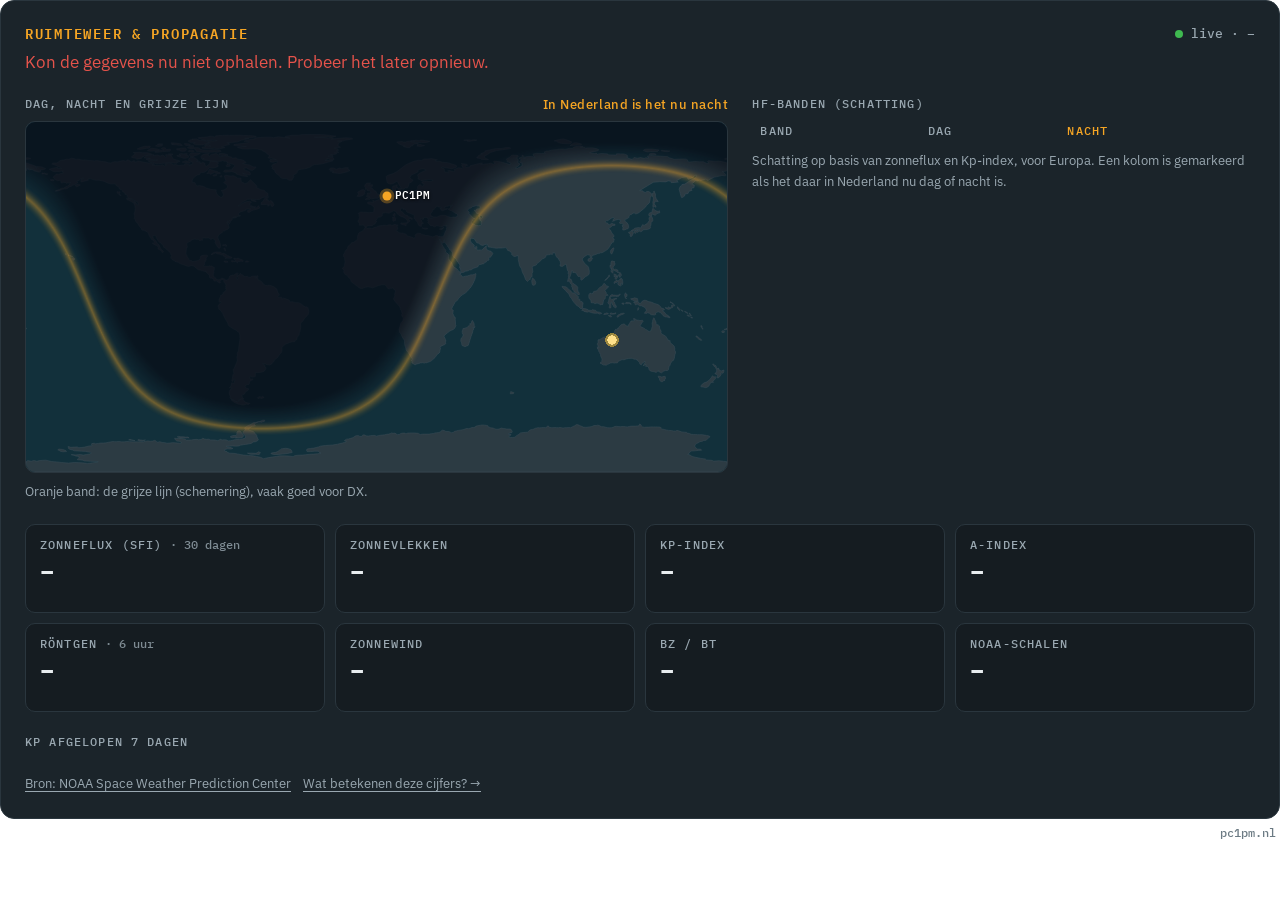
<file: embed/ruimteweer.html>
<!doctype html>
<html lang="nl">
<head>
  <meta charset="utf-8">
  <meta name="viewport" content="width=device-width, initial-scale=1">
  <meta name="robots" content="noindex">
  <title>Ruimteweer – PC1PM</title>
  <link rel="preconnect" href="https://fonts.googleapis.com">
  <link rel="preconnect" href="https://fonts.gstatic.com" crossorigin>
  <link href="https://fonts.googleapis.com/css2?family=IBM+Plex+Mono:wght@500;600&family=IBM+Plex+Sans:wght@400;500;600&display=swap" rel="stylesheet">
  <link rel="stylesheet" href="../css/style.css?v=20261119h">
  <link rel="stylesheet" href="embed.css?v=20261119h">
</head>
<body>
  <!-- Losse widget voor inbedden elders via een iframe. -->
  <div class="sw" data-sw data-map="../img/web/world-land.svg" data-help="https://pc1pm.nl/hobby.html#cijfers">
    <p>Live ruimteweer van NOAA wordt geladen…</p>
  </div>
  <p class="embed-credit"><a href="https://pc1pm.nl/" target="_blank" rel="noopener">pc1pm.nl</a></p>
  <script src="../js/spaceweather.js?v=20261119h" defer></script>
</body>
</html>
</file>
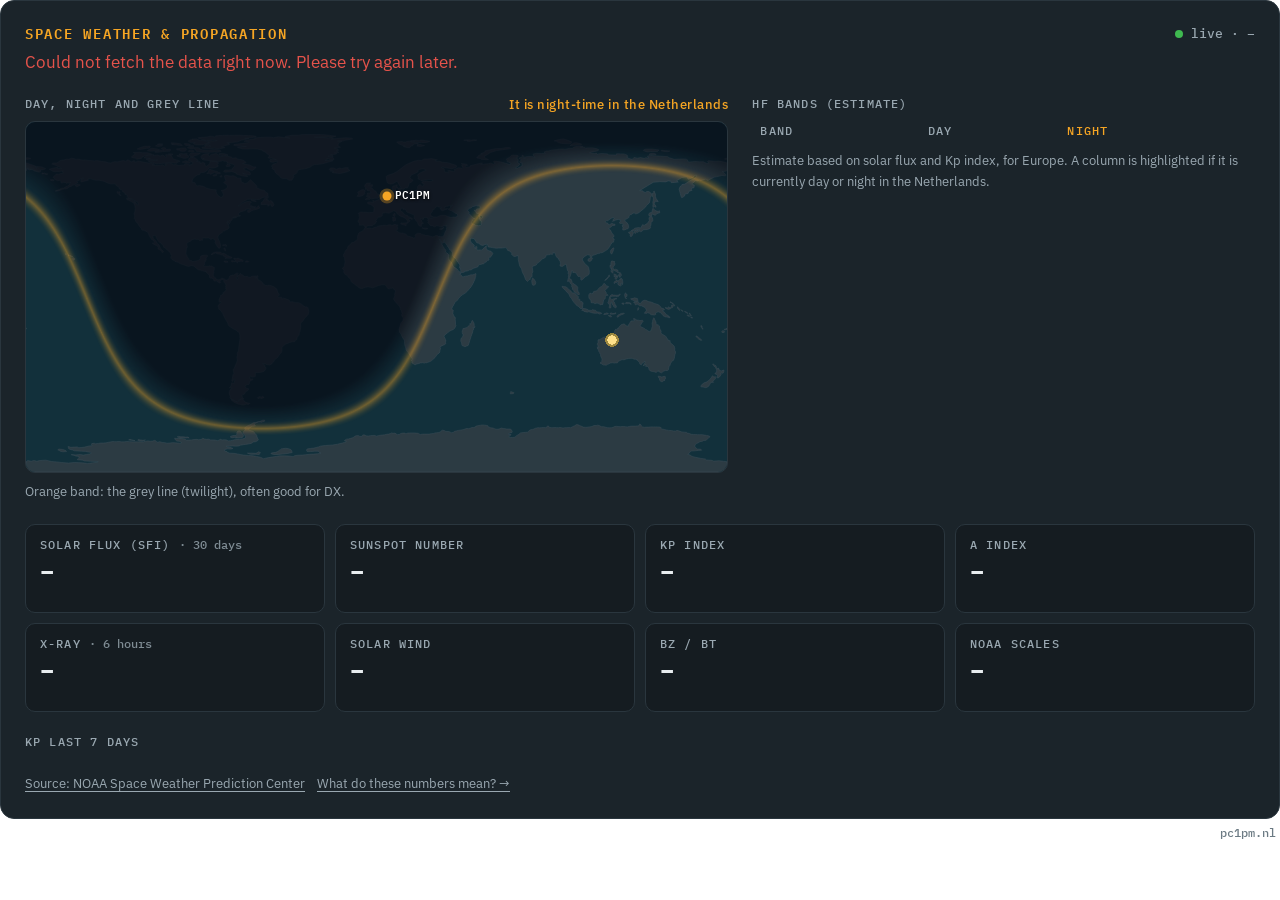
<file: embed/spaceweather.html>
<!doctype html>
<html lang="en">
<head>
  <meta charset="utf-8">
  <meta name="viewport" content="width=device-width, initial-scale=1">
  <meta name="robots" content="noindex">
  <title>Space weather – PC1PM</title>
  <link rel="preconnect" href="https://fonts.googleapis.com">
  <link rel="preconnect" href="https://fonts.gstatic.com" crossorigin>
  <link href="https://fonts.googleapis.com/css2?family=IBM+Plex+Mono:wght@500;600&family=IBM+Plex+Sans:wght@400;500;600&display=swap" rel="stylesheet">
  <link rel="stylesheet" href="../css/style.css?v=20261119h">
  <link rel="stylesheet" href="embed.css?v=20261119h">
</head>
<body>
  <!-- Losse widget voor inbedden elders (bijv. QRZ.com) via een iframe. -->
  <div class="sw" data-sw data-map="../img/web/world-land.svg" data-help="https://pc1pm.nl/en/hobby.html#numbers">
    <p>Loading live space weather from NOAA…</p>
  </div>
  <p class="embed-credit"><a href="https://pc1pm.nl/en/" target="_blank" rel="noopener">pc1pm.nl</a></p>
  <script src="../js/spaceweather.js?v=20261119h" defer></script>
</body>
</html>
</file>
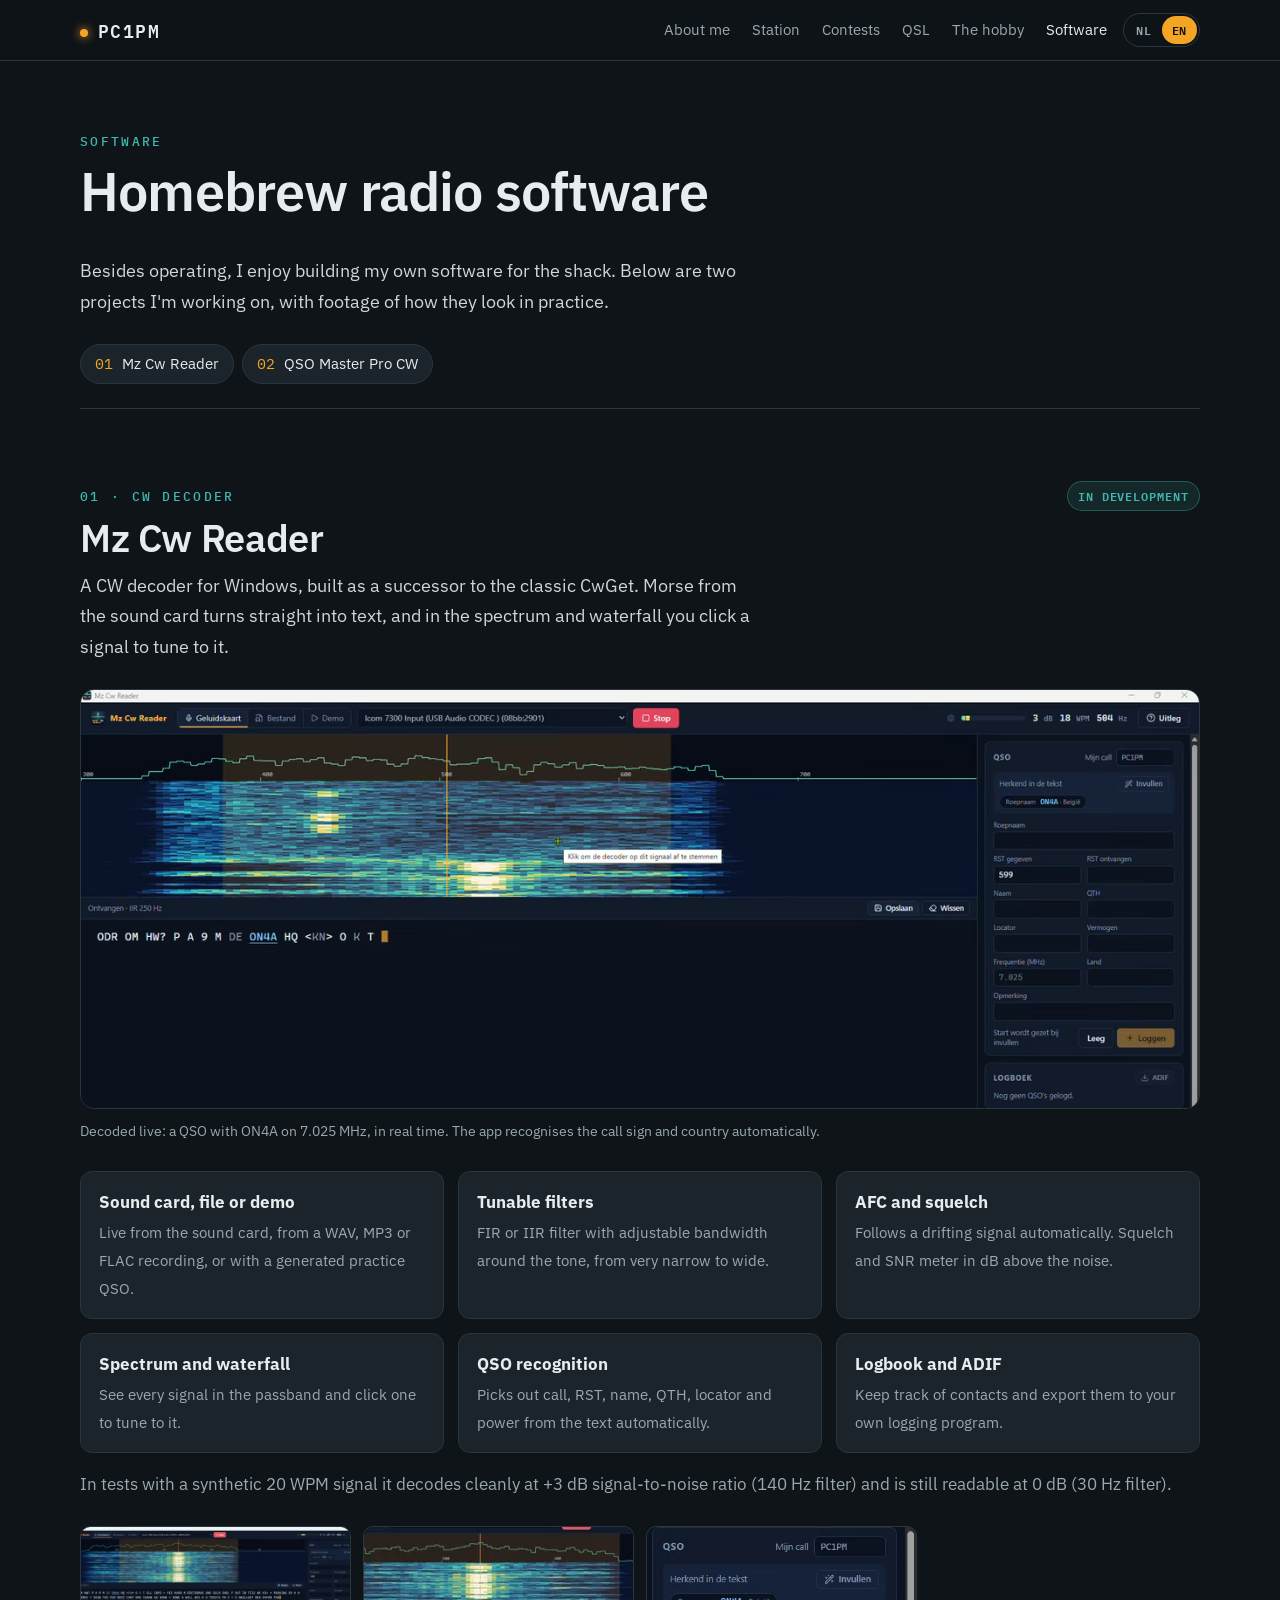
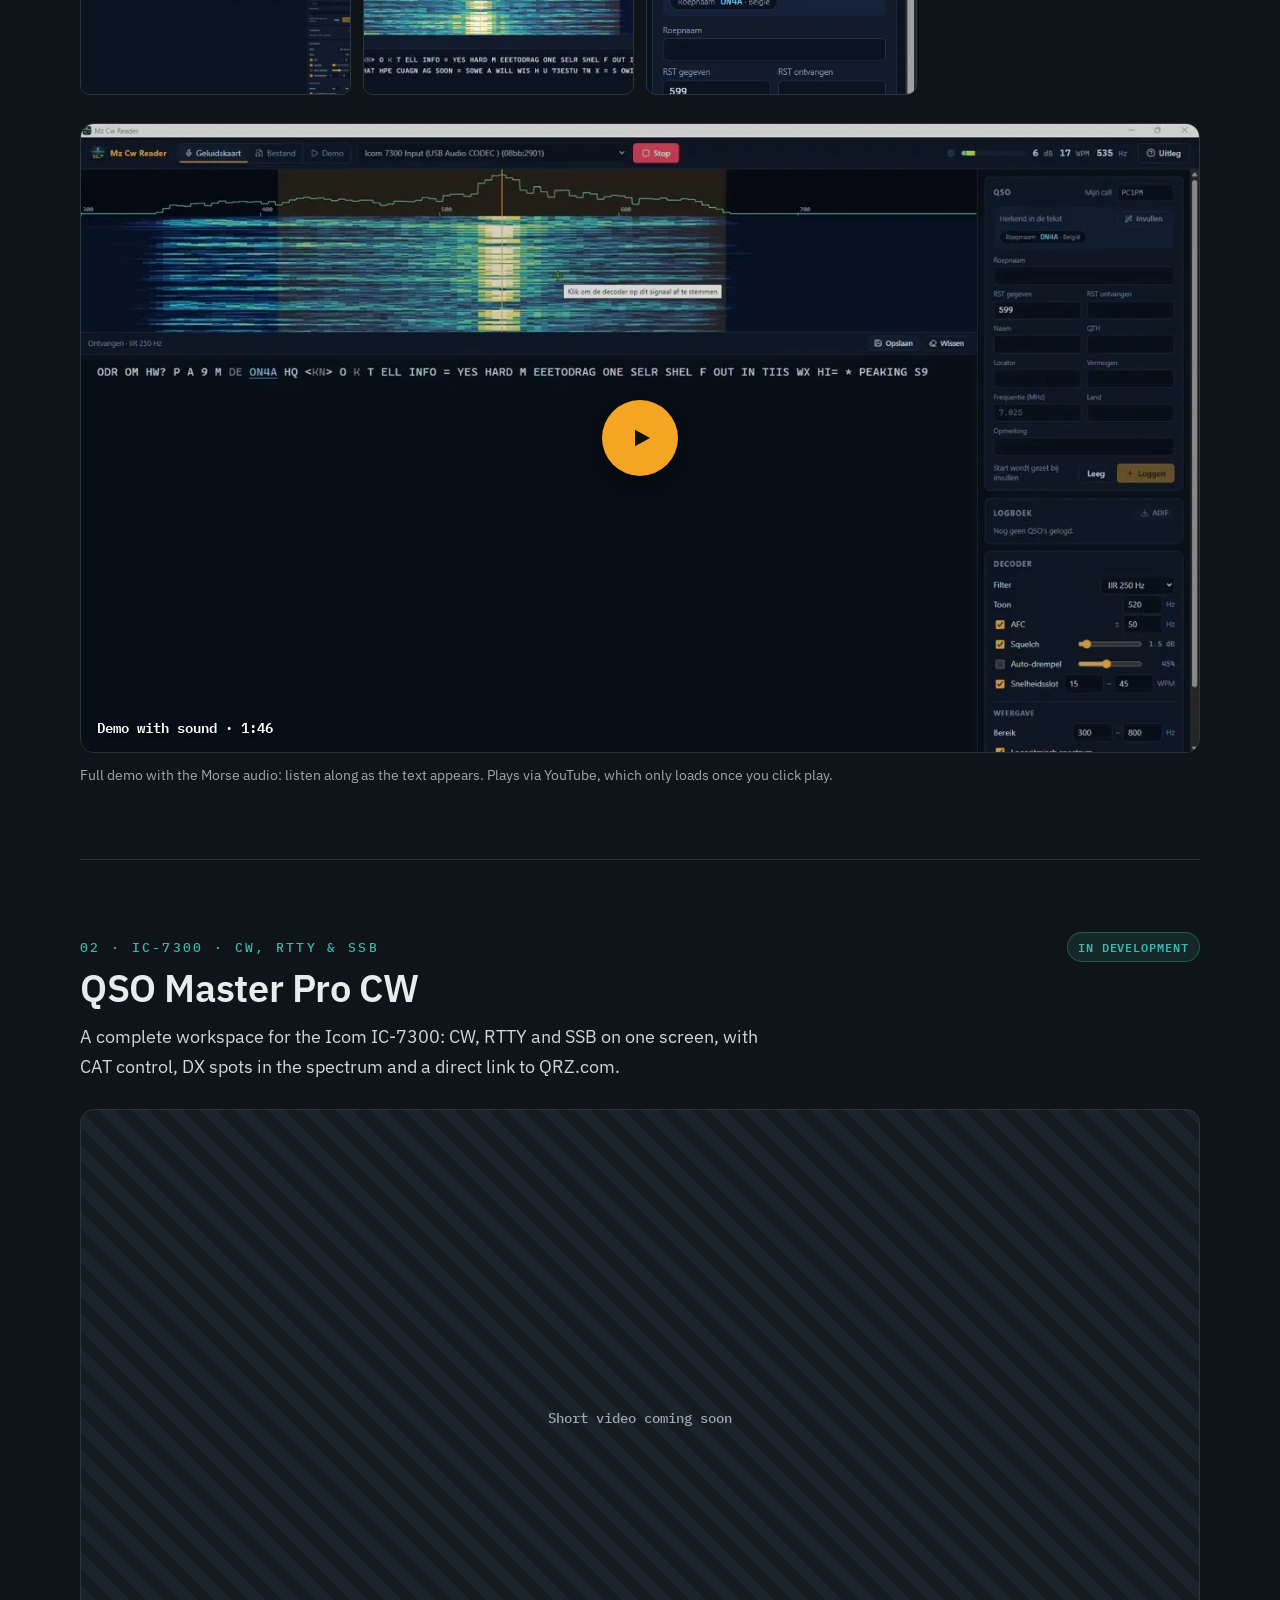
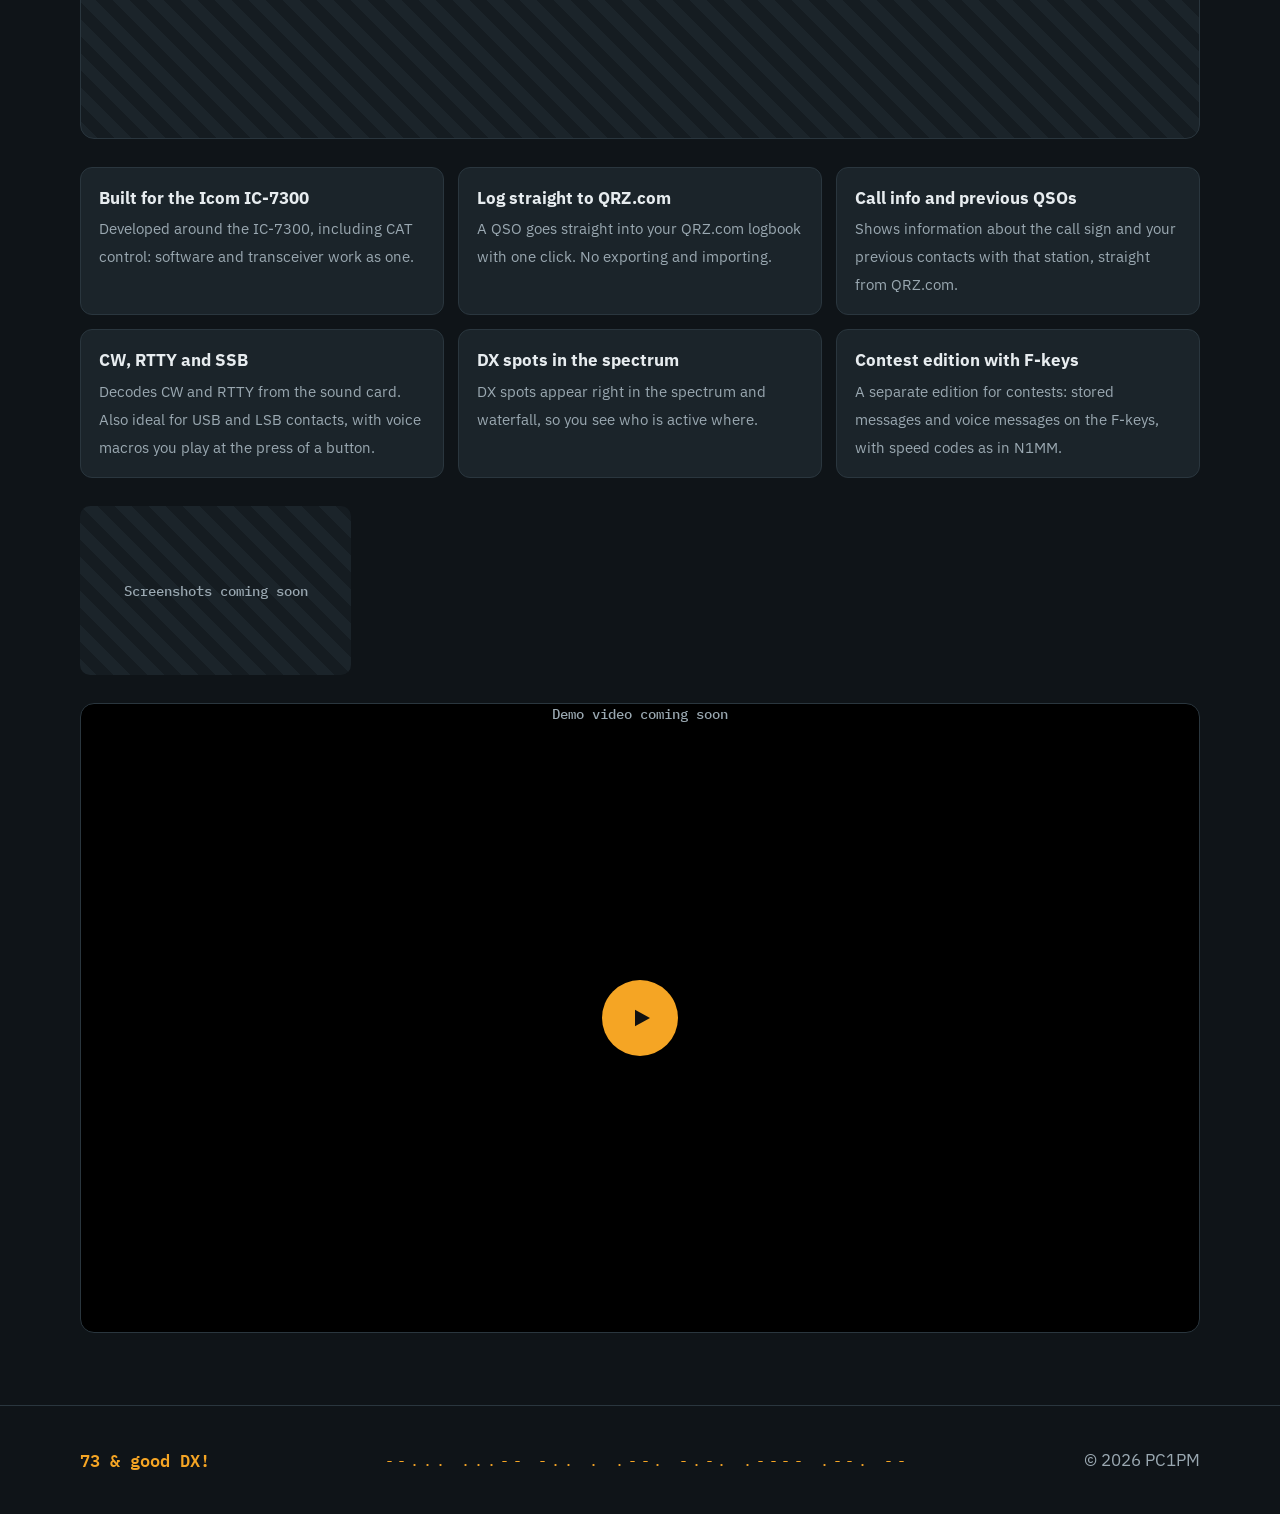
<file: en/software.html>
<!doctype html>
<html lang="en">
<head>
  <meta charset="utf-8">
  <meta name="viewport" content="width=device-width, initial-scale=1">
  <title>Software – PC1PM</title>
  <meta name="description" content="Homebrew radio software by PC1PM: Mz Cw Reader, a CW decoder for Windows, and QSO Master Pro CW for the Icom IC-7300 with CAT, QRZ.com integration and DX spots.">
  <link rel="alternate" hreflang="nl" href="https://pc1pm.nl/software.html">
  <link rel="alternate" hreflang="en" href="https://pc1pm.nl/en/software.html">
  <link rel="alternate" hreflang="x-default" href="https://pc1pm.nl/software.html">
  <meta property="og:title" content="Software – PC1PM">
  <meta property="og:description" content="Mz Cw Reader and QSO Master Pro CW: homebrew software for the shack.">
  <meta property="og:image" content="https://pc1pm.nl/img/web/og-pc1pm.jpg">
  <meta property="og:url" content="https://pc1pm.nl/en/software.html">
  <meta property="og:type" content="website">
  <meta property="og:locale" content="en_GB">
  <link rel="icon" href="../favicon.svg" type="image/svg+xml">
  <link rel="preconnect" href="https://fonts.googleapis.com">
  <link rel="preconnect" href="https://fonts.gstatic.com" crossorigin>
  <link href="https://fonts.googleapis.com/css2?family=IBM+Plex+Mono:wght@500;600&family=IBM+Plex+Sans:wght@400;500;600&display=swap" rel="stylesheet">
  <link rel="stylesheet" href="../css/style.css?v=20261119h">
</head>
<body>

<header class="topbar">
  <div class="wrap topbar__inner">
    <a class="brand" href="index.html">PC1PM</a>
    <nav class="nav" aria-label="Main menu">
      <a href="index.html#about">About me</a>
      <a href="index.html#station">Station</a>
      <a href="index.html#contests">Contests</a>
      <a href="index.html#qsl">QSL</a>
      <a href="hobby.html">The hobby</a>
      <a href="software.html" aria-current="page">Software</a>
    </nav>
    <div class="lang-switch" aria-label="Language">
      <a href="../software.html" hreflang="nl" lang="nl">NL</a>
      <a href="software.html" aria-current="true" lang="en">EN</a>
    </div>
  </div>
</header>

<main>

  <section class="page-head wrap">
    <p class="kicker">Software</p>
    <h1>Homebrew radio software</h1>
    <p class="lead">Besides operating, I enjoy building my own software for the shack. Below are two projects I'm working on, with footage of how they look in practice.</p>
    <ul class="toc" aria-label="Contents">
      <li><a href="#cwreader">Mz Cw Reader</a></li>
      <li><a href="#qsomaster">QSO Master Pro CW</a></li>
    </ul>
  </section>

  <!-- ===== MZ CW READER ===== -->
  <section id="cwreader" class="app wrap">
    <div class="app__head">
      <div>
        <p class="kicker">01 · CW decoder</p>
        <h2>Mz Cw Reader</h2>
      </div>
      <span class="status">In development</span>
    </div>
    <p class="app__tagline">A CW decoder for Windows, built as a successor to the classic CwGet. Morse from the sound card turns straight into text, and in the spectrum and waterfall you click a signal to tune to it.</p>

    <!-- MEDIA:cwreader:clip -->
    <figure class="clip-fig">
      <div class="clip" style="aspect-ratio:8/3"><video data-clip muted loop playsinline preload="none" poster="../video/cwreader/01-live-decoderen-poster.jpg" width="1280" height="480"><source src="../video/cwreader/01-live-decoderen.mp4" type="video/mp4"><source src="../video/cwreader/01-live-decoderen.webm" type="video/webm"></video></div>
      <figcaption>Decoded live: a QSO with ON4A on 7.025 MHz, in real time. The app recognises the call sign and country automatically.</figcaption>
    </figure>
    <!-- /MEDIA:cwreader:clip -->

    <ul class="features">
      <li><strong>Sound card, file or demo</strong><span>Live from the sound card, from a WAV, MP3 or FLAC recording, or with a generated practice QSO.</span></li>
      <li><strong>Tunable filters</strong><span>FIR or IIR filter with adjustable bandwidth around the tone, from very narrow to wide.</span></li>
      <li><strong>AFC and squelch</strong><span>Follows a drifting signal automatically. Squelch and SNR meter in dB above the noise.</span></li>
      <li><strong>Spectrum and waterfall</strong><span>See every signal in the passband and click one to tune to it.</span></li>
      <li><strong>QSO recognition</strong><span>Picks out call, RST, name, QTH, locator and power from the text automatically.</span></li>
      <li><strong>Logbook and ADIF</strong><span>Keep track of contacts and export them to your own logging program.</span></li>
    </ul>
    <p class="muted" style="margin-top:16px">In tests with a synthetic 20 WPM signal it decodes cleanly at +3 dB signal-to-noise ratio (140 Hz filter) and is still readable at 0 dB (30 Hz filter).</p>

    <!-- MEDIA:cwreader:gallery -->
    <div class="gallery">
      <a href="../img/software/cwreader/02-overzicht.webp" data-lightbox="cwreader"><img src="../img/software/cwreader/02-overzicht-thumb.webp" alt="Overview of Mz Cw Reader during a QSO" loading="lazy"></a>
      <a href="../img/software/cwreader/03-waterval-en-tekst.webp" data-lightbox="cwreader"><img src="../img/software/cwreader/03-waterval-en-tekst-thumb.webp" alt="Waterfall and decoded text" loading="lazy"></a>
      <a href="../img/software/cwreader/04-qso-herkenning.webp" data-lightbox="cwreader"><img src="../img/software/cwreader/04-qso-herkenning-thumb.webp" alt="QSO panel: ON4A recognised as Belgium automatically" loading="lazy" style="object-position:top"></a>
    </div>
    <!-- /MEDIA:cwreader:gallery -->

    <!-- MEDIA:cwreader:youtube -->
    <figure class="clip-fig">
      <button class="yt" type="button" data-yt="PBPv6is_N10" data-title="Mz Cw Reader – live CW decoding with sound"><img src="../video/cwreader/youtube-demo.webp" alt="" loading="lazy" width="1280" height="720"><span class="yt__label">Demo with sound · 1:46</span></button>
      <figcaption>Full demo with the Morse audio: listen along as the text appears. Plays via YouTube, which only loads once you click play.</figcaption>
    </figure>
    <!-- /MEDIA:cwreader:youtube -->
  </section>

  <!-- ===== QSO MASTER PRO CW ===== -->
  <section id="qsomaster" class="app wrap">
    <div class="app__head">
      <div>
        <p class="kicker">02 · IC-7300 · CW, RTTY &amp; SSB</p>
        <h2>QSO Master Pro CW</h2>
      </div>
      <span class="status">In development</span>
    </div>
    <p class="app__tagline">A complete workspace for the Icom IC-7300: CW, RTTY and SSB on one screen, with CAT control, DX spots in the spectrum and a direct link to QRZ.com.</p>

    <!-- MEDIA:qsomaster:clip -->
    <div class="clip clip--empty"><p>Short video coming soon</p></div>
    <!-- /MEDIA:qsomaster:clip -->
    <ul class="features">
      <li><strong>Built for the Icom IC-7300</strong><span>Developed around the IC-7300, including CAT control: software and transceiver work as one.</span></li>
      <li><strong>Log straight to QRZ.com</strong><span>A QSO goes straight into your QRZ.com logbook with one click. No exporting and importing.</span></li>
      <li><strong>Call info and previous QSOs</strong><span>Shows information about the call sign and your previous contacts with that station, straight from QRZ.com.</span></li>
      <li><strong>CW, RTTY and SSB</strong><span>Decodes CW and RTTY from the sound card. Also ideal for USB and LSB contacts, with voice macros you play at the press of a button.</span></li>
      <li><strong>DX spots in the spectrum</strong><span>DX spots appear right in the spectrum and waterfall, so you see who is active where.</span></li>
      <li><strong>Contest edition with F-keys</strong><span>A separate edition for contests: stored messages and voice messages on the F-keys, with speed codes as in N1MM.</span></li>
    </ul>

    <!-- MEDIA:qsomaster:gallery -->
    <div class="gallery"><div class="clip--empty" style="border-radius:10px;aspect-ratio:16/10">Screenshots coming soon</div></div>
    <!-- /MEDIA:qsomaster:gallery -->

    <!-- MEDIA:qsomaster:youtube -->
    <div class="yt yt--empty"><p>Demo video coming soon</p></div>
    <!-- /MEDIA:qsomaster:youtube -->
  </section>

</main>

<footer class="footer">
  <div class="wrap footer__inner">
    <p class="mono">73 &amp; good DX!</p>
    <p class="morse" aria-hidden="true">--... ...-- -.. . .--. -.-. .---- .--. --</p>
    <p class="muted">© 2026 PC1PM</p>
  </div>
</footer>

<script src="../js/media.js?v=20261119h" defer></script>
</body>
</html>
</file>
<file: css/style.css>
/* PC1PM – stijl. Donker "shack"-thema met een amberkleurig accent, als het display van een transceiver. */

:root {
  --bg: #0f1418;
  --bg-alt: #151c21;
  --surface: #1b242a;
  --line: #2a363e;
  --text: #e7ecef;
  --muted: #9aa8b1;
  --accent: #f5a524;       /* amber, als een frequentie-display */
  --accent-soft: rgba(245, 165, 36, .12);
  --teal: #3fb8af;         /* de muur van de shack */
  --radius: 14px;
  --wrap: 1120px;
  --mono: "IBM Plex Mono", ui-monospace, Consolas, monospace;
  --sans: "IBM Plex Sans", system-ui, -apple-system, "Segoe UI", sans-serif;
}

*, *::before, *::after { box-sizing: border-box; }

html { scroll-behavior: smooth; scroll-padding-top: 72px; }

body {
  margin: 0;
  background: var(--bg);
  color: var(--text);
  font: 400 17px/1.65 var(--sans);
  -webkit-font-smoothing: antialiased;
}

img { max-width: 100%; height: auto; display: block; }
a { color: var(--accent); text-underline-offset: 3px; }
a:hover { color: #ffc35c; }

h1, h2, h3 { line-height: 1.15; margin: 0 0 .6em; }
h2 { font-size: clamp(1.7rem, 3.2vw, 2.4rem); font-weight: 600; letter-spacing: -.01em; }
h3 { font-size: 1.1rem; font-weight: 600; }
p { margin: 0 0 1em; }

.wrap { width: min(100% - 32px, var(--wrap)); margin-inline: auto; }
.mono { font-family: var(--mono); }
.muted { color: var(--muted); }

/* ---------- topbar ---------- */
.topbar {
  position: sticky; top: 0; z-index: 10;
  background: rgba(15, 20, 24, .82);
  backdrop-filter: blur(10px);
  border-bottom: 1px solid var(--line);
}
.topbar__inner { display: flex; align-items: center; justify-content: space-between; height: 60px; gap: 16px; }
.brand {
  font: 600 1.15rem var(--mono); letter-spacing: .08em;
  color: var(--text); text-decoration: none;
}
.brand::before { content: ""; display: inline-block; width: 8px; height: 8px; border-radius: 50%; background: var(--accent); margin-right: 10px; box-shadow: 0 0 10px var(--accent); vertical-align: middle; }
.nav { display: flex; gap: 22px; overflow-x: auto; scrollbar-width: none; }
.nav a { color: var(--muted); text-decoration: none; font-size: .95rem; white-space: nowrap; }
.nav a:hover, .nav a[aria-current="page"] { color: var(--text); }
.nav { margin-left: auto; }

.lang-switch { display: flex; border: 1px solid var(--line); border-radius: 999px; padding: 2px; flex: none; }
.lang-switch a {
  font: 600 .78rem var(--mono); letter-spacing: .06em;
  padding: 4px 10px; border-radius: 999px;
  color: var(--muted); text-decoration: none;
}
.lang-switch a:hover { color: var(--text); }
.lang-switch a[aria-current] { background: var(--accent); color: #111; }

/* ---------- teaser naar hobbypagina ---------- */
.teaser {
  display: flex; align-items: center; justify-content: space-between; gap: 32px;
  padding: 36px 40px; border-radius: var(--radius);
  background: linear-gradient(120deg, var(--surface), #1d2c2f);
  border: 1px solid var(--line); color: var(--text); text-decoration: none;
  transition: border-color .2s;
}
.teaser:hover { border-color: rgba(245,165,36,.6); color: var(--text); }
.teaser p:last-child { margin: 0; color: var(--muted); max-width: 62ch; }
.teaser__arrow { font: 600 2.4rem var(--mono); color: var(--accent); flex: none; }

/* ---------- hobbypagina ---------- */
.page-head { padding: 72px 0 24px; }
.page-head h1 { font-size: clamp(2.2rem, 5vw, 3.4rem); font-weight: 600; letter-spacing: -.015em; }
.page-head .lead { margin-bottom: 0; }

.toc { display: flex; flex-wrap: wrap; gap: 8px; list-style: none; padding: 0; margin: 28px 0 0; counter-reset: toc; }
.toc a {
  display: inline-block; padding: 7px 14px; border-radius: 999px;
  background: var(--surface); border: 1px solid var(--line);
  color: var(--text); text-decoration: none; font-size: .92rem;
}
.toc a::before { counter-increment: toc; content: counter(toc, decimal-leading-zero) " "; font-family: var(--mono); color: var(--accent); }
.toc a:hover { border-color: var(--accent); }

.prose { max-width: 68ch; }
.prose p { color: #cfd7dc; }

.modes { display: grid; grid-template-columns: repeat(3, 1fr); gap: 20px; margin-top: 28px; }
.mode-card { background: var(--surface); border: 1px solid var(--line); border-radius: var(--radius); padding: 24px 26px; }
.mode-card__tag { font: 600 1.5rem var(--mono); color: var(--accent); margin: 0 0 2px; }
.mode-card__name { color: var(--teal); font-size: .85rem; margin: 0 0 12px; }
.mode-card p { color: #cfd7dc; font-size: .97rem; }
.mode-card p:last-child { margin: 0; }
.mode-card .morse { margin: 10px 0 0; font-size: .9rem; letter-spacing: .18em; }

.table-scroll { overflow-x: auto; margin-top: 28px; border: 1px solid var(--line); border-radius: var(--radius); }
.band-table { width: 100%; border-collapse: collapse; min-width: 560px; background: var(--surface); }
.band-table th, .band-table td { text-align: left; padding: 12px 18px; border-top: 1px solid var(--line); vertical-align: top; }
.band-table thead th { border-top: 0; font: 600 .78rem var(--mono); letter-spacing: .12em; text-transform: uppercase; color: var(--muted); background: var(--bg-alt); }
.band-table td:first-child { font: 600 1.05rem var(--mono); color: var(--accent); white-space: nowrap; }
.band-table td:nth-child(2) { font-family: var(--mono); white-space: nowrap; color: var(--text); }
.band-table td:last-child { color: #cfd7dc; }

.diagram { margin: 32px 0; background: var(--surface); border: 1px solid var(--line); border-radius: var(--radius); padding: 20px; }
.diagram svg { width: 100%; height: auto; display: block; }
.diagram text { paint-order: stroke; stroke: var(--surface); stroke-width: 6px; stroke-linejoin: round; }
.diagram figcaption { margin-top: 12px; }

.facts { display: grid; grid-template-columns: repeat(2, 1fr); gap: 16px 40px; margin-top: 8px; }
.facts h3 { color: var(--text); margin-bottom: .3em; }
.facts p { color: #cfd7dc; margin: 0; }

.callout { border-left: 3px solid var(--accent); padding: 4px 0 4px 20px; margin: 28px 0; font-size: 1.1rem; color: var(--text); max-width: 62ch; }

.log-embed { margin-top: 28px; border-radius: var(--radius); overflow: hidden; border: 1px solid var(--line); background: #fff; }
.log-embed iframe { display: block; width: 100%; height: 490px; border: 0; }
.log-actions { margin-top: 16px; }

/* ---------- hero ---------- */
.hero { position: relative; min-height: min(88vh, 760px); display: flex; align-items: flex-end; overflow: hidden; }
.hero__img { position: absolute; inset: 0; width: 100%; height: 100%; object-fit: cover; object-position: 60% 35%; }
.hero__shade {
  position: absolute; inset: 0;
  background:
    linear-gradient(90deg, rgba(15,20,24,.92) 0%, rgba(15,20,24,.6) 38%, rgba(15,20,24,0) 65%),
    linear-gradient(0deg, var(--bg) 0%, rgba(15,20,24,0) 35%);
}
.hero__content { position: relative; padding: 0 0 72px; }
.hero__call {
  font: 600 clamp(3.6rem, 11vw, 8rem)/0.95 var(--mono);
  letter-spacing: .04em; margin: 0 0 .15em;
  text-shadow: 0 4px 30px rgba(0,0,0,.5);
}
.hero__sub { font-size: clamp(1.05rem, 2vw, 1.3rem); color: #d6dde1; margin-bottom: 1.2em; }
.morse { font-family: var(--mono); color: var(--accent); letter-spacing: .25em; font-size: .95rem; margin: 0 0 .8em; }

.tags { list-style: none; padding: 0; margin: 0; display: flex; flex-wrap: wrap; gap: 8px; }
.tags li {
  font: 500 .85rem var(--mono);
  padding: 5px 12px; border-radius: 999px;
  background: rgba(15,20,24,.6); border: 1px solid rgba(245,165,36,.45); color: var(--accent);
}

/* ---------- stats ---------- */
.stats { display: grid; grid-template-columns: repeat(4, 1fr); gap: 1px; background: var(--line); border: 1px solid var(--line); border-radius: var(--radius); overflow: hidden; margin-top: 8px; }
.stat { background: var(--surface); padding: 22px 20px; display: flex; flex-direction: column; gap: 2px; }
.stat__num { font: 600 2.1rem/1.1 var(--mono); color: var(--accent); }
.stat__label { color: var(--muted); font-size: .9rem; }
.footnote { color: var(--muted); font-size: .8rem; margin-top: 10px; }

/* ---------- sections ---------- */
.section { padding: 88px 0; }
.section.wrap { padding-inline: 0; }
.section--alt { background: var(--bg-alt); border-block: 1px solid var(--line); }
.kicker { font: 500 .8rem var(--mono); letter-spacing: .18em; text-transform: uppercase; color: var(--teal); margin-bottom: .8em; }
.lead { font-size: 1.15rem; color: #cfd7dc; max-width: 62ch; }

.split { display: grid; grid-template-columns: 1.2fr .8fr; gap: 56px; align-items: center; }
.split p { max-width: 60ch; }
.sign { margin-top: 1.5em; color: var(--muted); }
.sign .mono { color: var(--accent); margin-left: .4em; }

.portrait img { border-radius: var(--radius); border: 1px solid var(--line); box-shadow: 0 20px 50px rgba(0,0,0,.45); }
.portrait { margin: 0; }

/* ---------- station ---------- */
.cards { display: grid; grid-template-columns: repeat(2, 1fr); gap: 20px; margin-top: 28px; }
.card { background: var(--surface); border: 1px solid var(--line); border-radius: var(--radius); padding: 26px 28px; }
.card h3 { font-family: var(--mono); color: var(--accent); font-size: .9rem; letter-spacing: .12em; text-transform: uppercase; }
.list { list-style: none; padding: 0; margin: 0; }
.list li { display: flex; flex-direction: column; padding: 12px 0; border-top: 1px solid var(--line); }
.list li:first-child { border-top: 0; padding-top: 4px; }
.list strong { font-weight: 600; font-size: 1.1rem; }
.list span { color: var(--muted); }

/* ---------- contesten ---------- */
.wide { margin: 36px 0; }
.wide img { border-radius: var(--radius); border: 1px solid var(--line); width: 100%; }
figcaption { color: var(--muted); font-size: .9rem; margin-top: 10px; }

.timeline { list-style: none; padding: 0; margin: 40px 0; border-left: 2px solid var(--line); }
.timeline li { display: grid; grid-template-columns: 90px 1fr; gap: 16px; padding: 0 0 26px 24px; position: relative; }
.timeline li::before { content: ""; position: absolute; left: -7px; top: 8px; width: 12px; height: 12px; border-radius: 50%; background: var(--bg); border: 2px solid var(--accent); }
.timeline .when { font: 600 1rem var(--mono); color: var(--accent); padding-top: 1px; }
.timeline strong { display: block; font-size: 1.05rem; margin-bottom: 4px; }
.timeline p { color: var(--muted); margin: 0; max-width: 70ch; }
.more { color: var(--muted); }

/* ---------- QSL ---------- */
.split--qsl { grid-template-columns: 1fr .75fr; align-items: start; }
.qsl-buttons { display: flex; flex-wrap: wrap; gap: 12px; margin: 24px 0 28px; }
.btn {
  display: inline-flex; flex-direction: column; gap: 2px;
  padding: 14px 20px; border-radius: 12px;
  background: var(--accent-soft); border: 1px solid rgba(245,165,36,.5);
  color: var(--accent); text-decoration: none; font: 600 1.05rem var(--mono);
}
.btn span { font: 400 .82rem var(--sans); color: var(--muted); }
.btn:hover { background: rgba(245,165,36,.2); }
.qsl-wall { margin: 0; }
.qsl-wall img { border-radius: var(--radius); border: 1px solid var(--line); max-height: 640px; width: 100%; object-fit: cover; object-position: top; }

/* ---------- live ---------- */
.live--single { grid-template-columns: 1fr !important; }
.live { display: grid; grid-template-columns: repeat(2, 1fr); gap: 20px; margin-top: 28px; }
.live__item { margin: 0; background: var(--surface); border: 1px solid var(--line); border-radius: var(--radius); padding: 20px; }
.live__item figcaption { margin: 0 0 14px; color: var(--text); font-weight: 500; }
.live__item img { margin-inline: auto; border-radius: 8px; background: #fff; }

/* ---------- footer ---------- */
.footer { border-top: 1px solid var(--line); padding: 40px 0; }
.footer__inner { display: flex; flex-wrap: wrap; justify-content: space-between; align-items: center; gap: 12px; }
.footer p { margin: 0; }
.footer .mono { color: var(--accent); font-weight: 600; }

/* ---------- responsive ---------- */
@media (max-width: 860px) {
  .stats { grid-template-columns: repeat(2, 1fr); }
  .split, .split--qsl, .cards, .live { grid-template-columns: 1fr; gap: 32px; }
  .portrait { max-width: 420px; }
  .section { padding: 64px 0; }
  .hero { min-height: 0; display: block; }
  .hero__img { position: relative; height: auto; aspect-ratio: 4 / 3.4; object-position: 74% 30%; }
  .hero__shade { inset: auto 0 auto 0; top: 0; height: calc(100vw * 3.4 / 4); background: linear-gradient(0deg, var(--bg) 0%, rgba(15,20,24,0) 30%); }
  .hero__content { margin-top: -48px; padding-bottom: 40px; }
  .timeline li { grid-template-columns: 1fr; gap: 2px; }
  .modes, .facts { grid-template-columns: 1fr; }
  .teaser { padding: 28px 24px; }
  .teaser__arrow { display: none; }
}
@media (min-width: 861px) and (max-width: 1000px) {
  .modes { grid-template-columns: repeat(2, 1fr); }
}
@media (max-width: 640px) {
  .topbar__inner { flex-wrap: wrap; height: auto; padding: 10px 0 8px; row-gap: 6px; }
  .nav { order: 3; width: 100%; margin-left: 0; gap: 4px 16px; flex-wrap: wrap; overflow: visible; }
  .nav a { font-size: .88rem; }
  .lang-switch { margin-left: auto; }
  html { scroll-padding-top: 124px; }
  .diagram { padding: 12px; }
  .diagram text { font-size: 21px; }
}

/* ---------- ruimteweer-widget (js/spaceweather.js) ---------- */
.sw { margin-top: 28px; background: var(--surface); border: 1px solid var(--line); border-radius: var(--radius); padding: 24px; }
.sw-head { display: flex; justify-content: space-between; align-items: flex-start; gap: 16px; margin-bottom: 20px; }
.sw-title { font-family: var(--mono); color: var(--accent); font-size: .9rem; letter-spacing: .12em; text-transform: uppercase; margin: 0 0 6px; }
.sw-summary { margin: 0; font-size: 1.08rem; color: var(--text); max-width: 60ch; }
.is-error .sw-summary { color: #e5534b; }
.sw-live { margin: 0; font: 500 .8rem var(--mono); color: var(--muted); white-space: nowrap; display: flex; align-items: center; gap: 8px; }
.sw-live__dot { width: 8px; height: 8px; border-radius: 50%; background: #3fb950; box-shadow: 0 0 0 0 rgba(63,185,80,.6); animation: sw-pulse 2s infinite; }
@keyframes sw-pulse { 70% { box-shadow: 0 0 0 8px rgba(63,185,80,0); } 100% { box-shadow: 0 0 0 0 rgba(63,185,80,0); } }
@media (prefers-reduced-motion: reduce) { .sw-live__dot { animation: none; } }

.sw-grid { display: grid; grid-template-columns: 1.4fr 1fr; grid-template-areas: "map bands" "tiles tiles" "kp kp"; gap: 22px 24px; }
.sw-map { grid-area: map; margin: 0; }
.sw-tiles { grid-area: tiles; display: grid; grid-template-columns: repeat(4, 1fr); gap: 10px; align-content: start; }
.sw-kp { grid-area: kp; }
.sw-bands { grid-area: bands; }

.sw-label { font: 500 .72rem var(--mono); letter-spacing: .1em; text-transform: uppercase; color: var(--muted); margin: 0 0 8px; }
.sw-label span { letter-spacing: 0; text-transform: none; opacity: .8; }
.sw-note { color: var(--muted); font-size: .8rem; margin: 8px 0 0; }

.sw-map figcaption { display: flex; justify-content: space-between; gap: 12px; flex-wrap: wrap; margin: 0 0 8px; font: 500 .72rem var(--mono); letter-spacing: .1em; text-transform: uppercase; color: var(--muted); }
.sw-map__here { color: var(--accent); letter-spacing: .04em; text-transform: none; font-family: var(--sans); font-size: .82rem; }
.sw-map__frame { position: relative; aspect-ratio: 2 / 1; border-radius: 10px; overflow: hidden; background: #12303b; border: 1px solid var(--line); }
.sw-map__frame img, .sw-map__frame canvas { position: absolute; inset: 0; width: 100%; height: 100%; display: block; }
.sw-sun, .sw-home { position: absolute; transform: translate(-50%, -50%); pointer-events: auto; }
.sw-sun { width: 16px; height: 16px; border-radius: 50%; background: radial-gradient(circle, #ffe08a 0 40%, rgba(255,200,60,.55) 41% 60%, rgba(255,200,60,0) 61%); }
.sw-home { width: 9px; height: 9px; border-radius: 50%; background: var(--accent); box-shadow: 0 0 0 3px rgba(245,165,36,.3); }
.sw-home span { position: absolute; left: 12px; top: -8px; font: 600 .68rem var(--mono); color: #fff; text-shadow: 0 1px 3px #000; white-space: nowrap; }

.sw-tile { background: var(--bg-alt); border: 1px solid var(--line); border-radius: 10px; padding: 12px 14px 10px; min-width: 0; }
.sw-tile .sw-label { margin-bottom: 4px; }
.sw-value { font: 600 1.5rem/1.2 var(--mono); color: var(--text); margin: 0; white-space: nowrap; }
.sw-value small { font-size: .7rem; color: var(--muted); font-weight: 500; }
.sw-sub { margin: 2px 0 0; font-size: .8rem; color: var(--muted); min-height: 1.2em; }
.sw-spark { display: block; width: 100%; height: 30px; margin-top: 6px; }
.sw-spark__line { fill: none; stroke: var(--accent); stroke-width: 1.6; }
.sw-spark__area { fill: rgba(245,165,36,.12); }
.sw-spark__dot { fill: var(--accent); }

.sw-kp--ok { fill: #3fb950; } .sw-kp--warn { fill: #f5a524; } .sw-kp--bad { fill: #e5534b; }
.sw-kp--ok-text { color: #3fb950; } .sw-kp--warn-text { color: #f5a524; } .sw-kp--bad-text { color: #e5534b; }
.sw-kpbars { width: 100%; height: 110px; display: block; }
.sw-kpbars__grid { stroke: var(--line); stroke-width: 1; stroke-dasharray: 3 4; }
.sw-kpbars__label { fill: var(--muted); font: 500 10px var(--mono); }

.sw-xray--A, .sw-xray--B { color: #3fb950; } .sw-xray--C { color: var(--text); } .sw-xray--M { color: #f5a524; } .sw-xray--X { color: #e5534b; }
.sw-scale { display: inline-block; font-size: 1rem; padding: 1px 6px; border-radius: 6px; background: rgba(63,185,80,.12); color: #3fb950; }
.sw-scale.is-active { background: rgba(229,83,75,.15); color: #e5534b; }

.sw-bands table { width: 100%; border-collapse: collapse; font-size: .92rem; }
.sw-bands th, .sw-bands td { padding: 6px 8px; border-top: 1px solid var(--line); text-align: left; }
.sw-bands thead th { border-top: 0; font: 500 .72rem var(--mono); letter-spacing: .1em; text-transform: uppercase; color: var(--muted); }
.sw-bands td:first-child { font: 600 .92rem var(--mono); color: var(--text); width: 30%; }
.sw-bands th.is-now { color: var(--accent); }
.sw-bands td.is-now { background: rgba(245,165,36,.06); }
.sw-pill { display: inline-block; min-width: 64px; text-align: center; padding: 2px 10px; border-radius: 999px; font-size: .8rem; font-weight: 600; }
.sw-pill--good { background: rgba(63,185,80,.15); color: #3fb950; }
.sw-pill--fair { background: rgba(245,165,36,.15); color: #f5a524; }
.sw-pill--poor { background: rgba(229,83,75,.14); color: #e5534b; }

.sw-source { margin: 16px 0 0; font-size: .8rem; }
.section--flush-top { padding-top: 0; }
.sw-more { margin: 14px 0 0; font-size: .92rem; }
.sw-source a { color: var(--muted); }

@media (max-width: 960px) {
  .sw-grid { grid-template-columns: 1fr; grid-template-areas: "map" "tiles" "bands" "kp"; }
  .sw-tiles { grid-template-columns: repeat(4, 1fr); }
}
@media (max-width: 640px) {
  .sw { padding: 16px; }
  .sw-head { flex-direction: column; gap: 8px; }
  .sw-tiles { grid-template-columns: repeat(2, 1fr); }
  .sw-value { font-size: 1.25rem; }
}

/* ---------- uitleg cijfers (hobbypagina, sectie propagatie) ---------- */
.numbers { margin-top: 56px; padding-top: 40px; border-top: 1px solid var(--line); scroll-margin-top: 80px; }
.numbers__title { font-size: clamp(1.4rem, 2.6vw, 1.8rem); font-weight: 600; margin-bottom: .5em; }
.numbers .mode-card__tag { font-size: 1.25rem; }
.rule { display: flex; flex-wrap: wrap; gap: 6px; margin: 14px 0 8px !important; }
.rule span { font: 600 .74rem var(--mono); padding: 3px 8px; border-radius: 999px; white-space: nowrap; }
.rule--good { background: rgba(63,185,80,.15); color: #3fb950; }
.rule--fair { background: rgba(245,165,36,.15); color: #f5a524; }
.rule--poor { background: rgba(229,83,75,.14); color: #e5534b; }
.rule-text { color: var(--muted) !important; font-size: .88rem !important; }
.sw-help { margin-left: 12px; }

/* ---------- software-pagina (js/media.js) ---------- */
.app { padding: 72px 0; border-top: 1px solid var(--line); }
.app__head { display: flex; flex-wrap: wrap; align-items: baseline; justify-content: space-between; gap: 8px 20px; }
.app__head h2 { margin: 0; }
.app__tagline { font-size: 1.15rem; color: #cfd7dc; max-width: 62ch; margin: 10px 0 0; }
.status { font: 600 .74rem var(--mono); letter-spacing: .08em; text-transform: uppercase; padding: 4px 10px; border-radius: 999px; background: rgba(63,184,175,.12); color: var(--teal); border: 1px solid rgba(63,184,175,.35); white-space: nowrap; }

.clip { margin: 28px 0 0; border-radius: var(--radius); overflow: hidden; border: 1px solid var(--line); background: #000; aspect-ratio: 16 / 9; }
.clip video { width: 100%; height: 100%; display: block; object-fit: cover; }
.clip--empty, .yt--empty { display: grid; place-items: center; background: repeating-linear-gradient(45deg, var(--surface), var(--surface) 12px, var(--bg-alt) 12px, var(--bg-alt) 24px); color: var(--muted); font: 500 .9rem var(--mono); text-align: center; padding: 20px; }

.features { display: grid; grid-template-columns: repeat(3, 1fr); gap: 14px; margin-top: 28px; list-style: none; padding: 0; }
.features li { background: var(--surface); border: 1px solid var(--line); border-radius: 12px; padding: 16px 18px; }
.features strong { display: block; color: var(--text); margin-bottom: 2px; }
.features span { color: var(--muted); font-size: .94rem; }

.gallery { display: grid; grid-template-columns: repeat(auto-fill, minmax(220px, 1fr)); gap: 12px; margin-top: 28px; }
.gallery a { display: block; border-radius: 10px; overflow: hidden; border: 1px solid var(--line); aspect-ratio: 16 / 10; background: var(--surface); }
.gallery img { width: 100%; height: 100%; object-fit: cover; transition: transform .25s; }
.gallery a:hover img { transform: scale(1.04); }
.gallery a:focus-visible { outline: 2px solid var(--accent); outline-offset: 2px; }

.yt, .yt__frame { display: block; width: 100%; aspect-ratio: 16 / 9; border: 0; border-radius: var(--radius); margin-top: 28px; }
.yt { position: relative; padding: 0; cursor: pointer; overflow: hidden; background: #000; border: 1px solid var(--line); }
.yt img { width: 100%; height: 100%; object-fit: cover; opacity: .85; transition: opacity .2s; }
.yt:hover img { opacity: 1; }
.yt::after { content: ""; position: absolute; left: 50%; top: 50%; width: 76px; height: 76px; transform: translate(-50%, -50%); border-radius: 50%;
  background: var(--accent) url("data:image/svg+xml,%3Csvg xmlns='http://www.w3.org/2000/svg' viewBox='0 0 24 24'%3E%3Cpath d='M9 7l9 5-9 5z' fill='%23111'/%3E%3C/svg%3E") center/40px no-repeat; box-shadow: 0 8px 30px rgba(0,0,0,.5); }
.yt__label { position: absolute; left: 16px; bottom: 14px; font: 600 .85rem var(--mono); color: #fff; text-shadow: 0 1px 4px #000; }

.lb { border: 0; padding: 0; background: transparent; max-width: 96vw; max-height: 94vh; overflow: visible; }
.lb::backdrop { background: rgba(5,8,10,.88); }
.lb__fig { margin: 0; }
.lb__img { max-width: 92vw; max-height: 84vh; border-radius: 8px; display: block; margin: 0 auto; }
.lb__cap { color: #cfd7dc; text-align: center; margin-top: 10px; font-size: .92rem; }
.lb__btn { position: fixed; background: rgba(27,36,42,.9); color: #fff; border: 1px solid var(--line); border-radius: 50%; width: 46px; height: 46px; font-size: 1.6rem; line-height: 1; cursor: pointer; }
.lb__btn:hover { border-color: var(--accent); color: var(--accent); }
.lb__close { top: 16px; right: 16px; }
.lb__prev { left: 16px; top: 50%; transform: translateY(-50%); }
.lb__next { right: 16px; top: 50%; transform: translateY(-50%); }
.lb--single .lb__prev, .lb--single .lb__next { display: none; }

@media (max-width: 860px) { .features { grid-template-columns: 1fr 1fr; } }
@media (max-width: 560px) { .features { grid-template-columns: 1fr; } .app { padding: 56px 0; } }
.clip-fig { margin: 28px 0 0; }
.clip-fig .clip { margin: 0; }
.clip-fig figcaption { margin-top: 10px; }
.clip-fig .yt { margin-top: 0; }
</file>
<file: embed/embed.css>
/* Embed-variant van de ruimteweer-widget (iframe op o.a. QRZ.com).
   Doel: compact en vaste hoogte rond 870 px breed, zodat een iframe van ±1000 px past. */
html, body { background: transparent; margin: 0; }
body { padding: 0; font-size: 16px; }
.sw { margin: 0; }

/* Tweekoloms opbouw ook bij smallere iframes houden (QRZ-bio is ±870 px). */
@media (max-width: 960px) and (min-width: 641px) {
  .sw-grid { grid-template-columns: 1.4fr 1fr; grid-template-areas: "map bands" "tiles tiles" "kp kp"; }
  .sw-tiles { grid-template-columns: repeat(4, 1fr); }
}
.sw-bands th, .sw-bands td { padding: 4px 8px; }
.sw-kpbars { height: 90px; }

.embed-credit { margin: 6px 4px 0; text-align: right; font: 500 .72rem var(--mono); }
.embed-credit a { color: #6b7a83; text-decoration: none; }
.embed-credit a:hover { color: var(--accent); }
</file>
